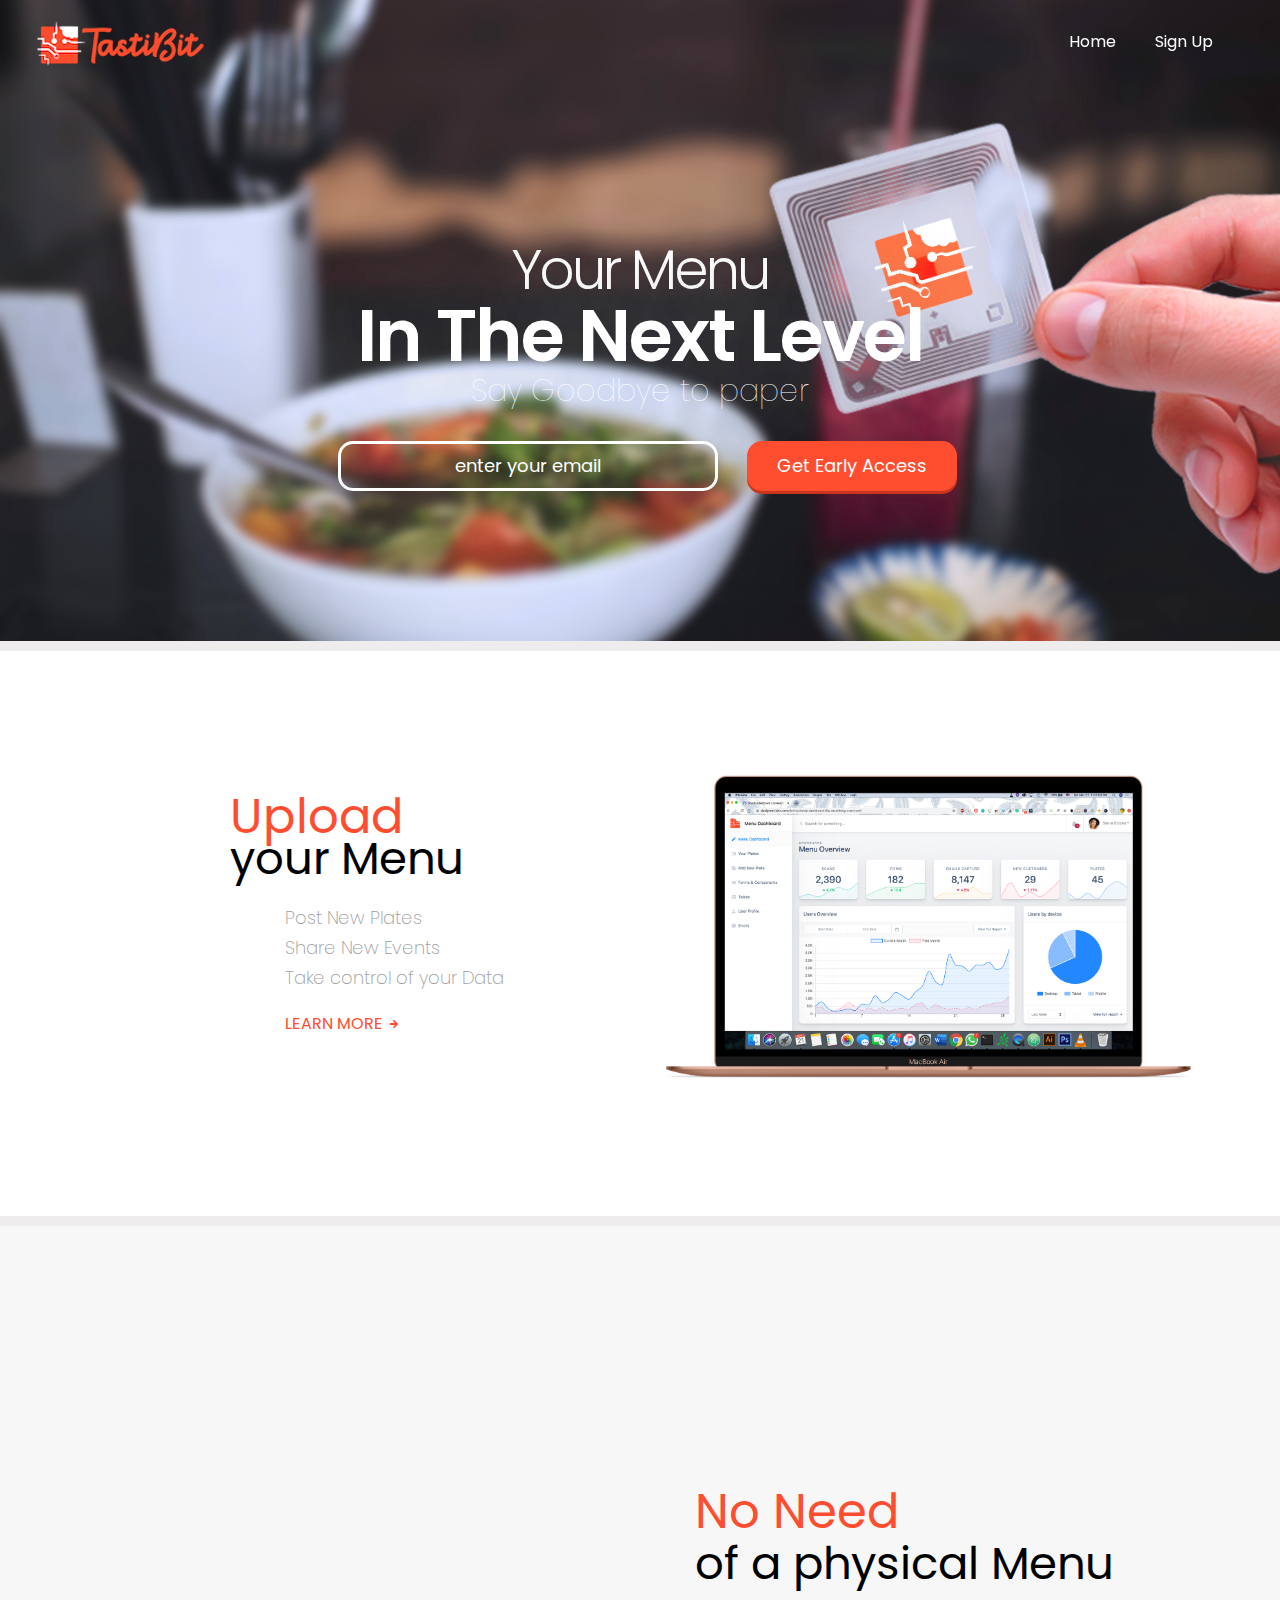
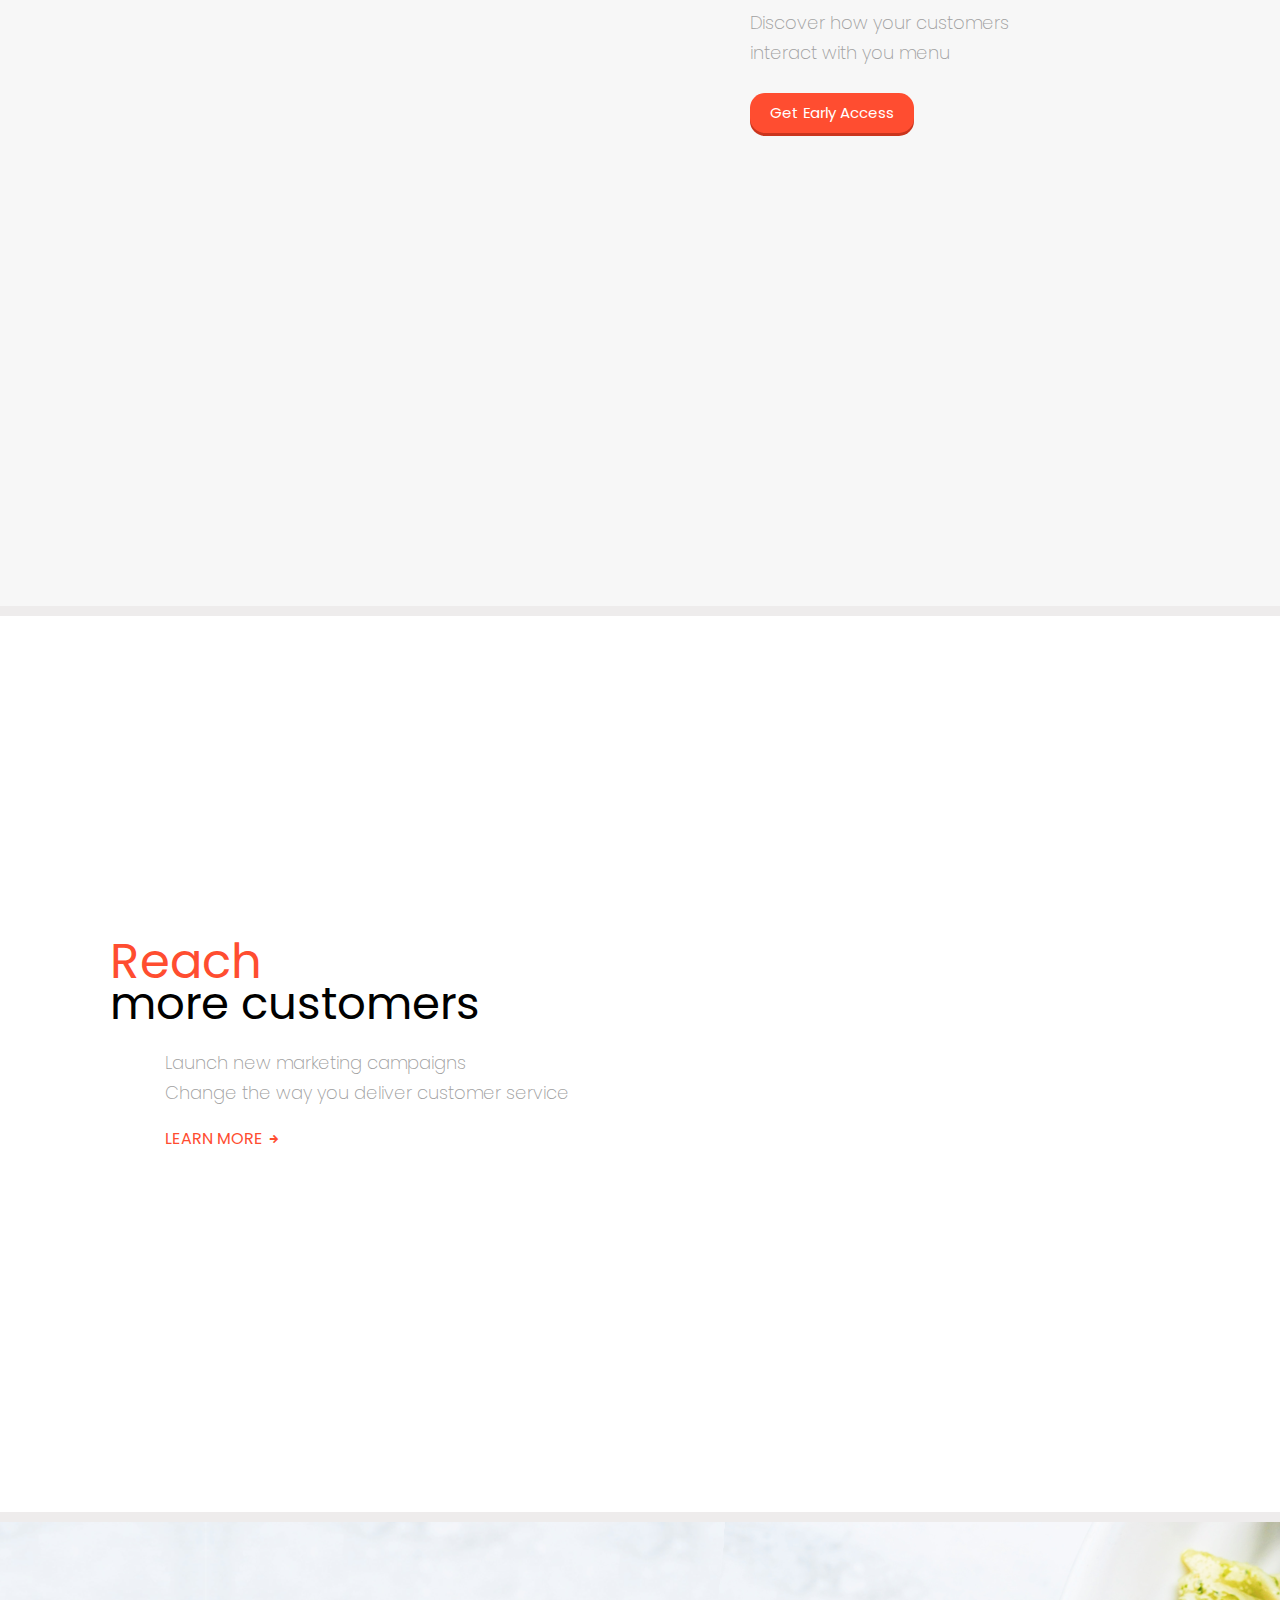
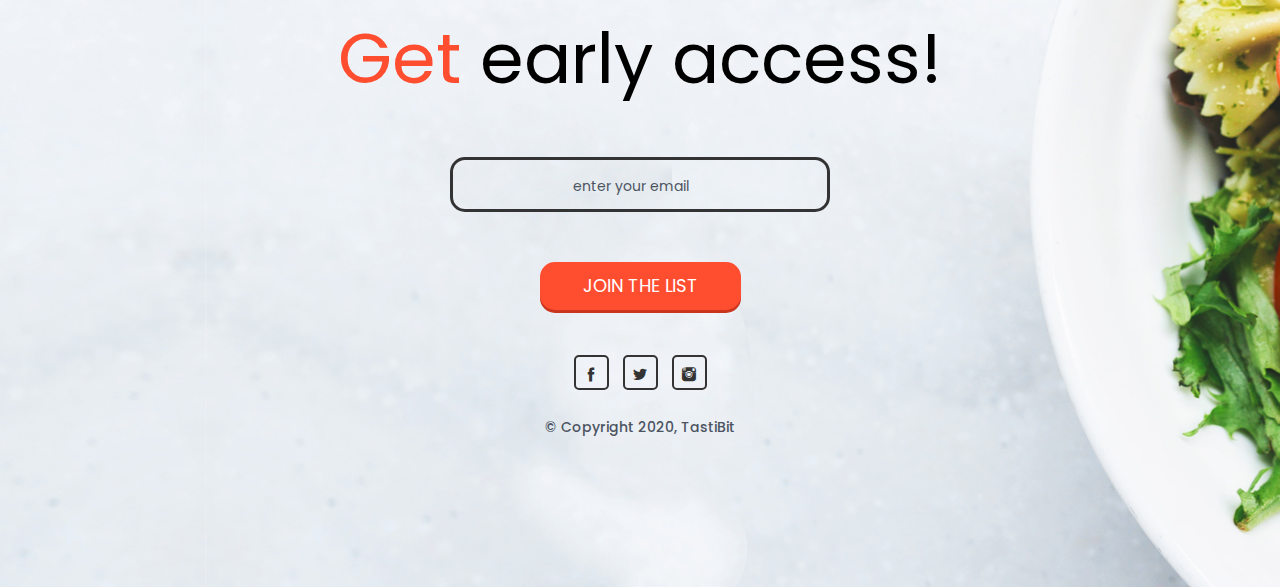
<file: index.html>
<!DOCTYPE html>
<html class="no-js" lang="zxx">

<head>
    <meta charset="utf-8">
    <meta http-equiv="x-ua-compatible" content="ie=edge">
    <title>TastiBit</title>
    <meta name="description" content="">
    <meta name="viewport" content="width=device-width, initial-scale=1">
    <!-- Place favicon.ico in the root directory -->
    <!-- <link rel="icon" href="favicon.png"> -->
    <!-- all additional css -->
    <link rel="stylesheet" href="css/bootstrap.min.css">
    <link rel="stylesheet" href="css/elements.css">
    <link rel="stylesheet" href="css/color-variation.css">
    <link rel="stylesheet" href="style.css">
    <link rel="stylesheet" href="css/responsive.css">
    <link href="https://fonts.googleapis.com/css?family=Poppins" rel="stylesheet">

    <!-- modernizr js -->
    <script src="js/vendor/modernizr-2.8.3.min.js"></script>
</head>

<body>
    <!--[if lt IE 8]>
        <p class="browserupgrade">You are using an <strong>outdated</strong> browser. Please <a href="http://browsehappy.com/">upgrade your browser</a> to improve your experience.</p>
    <![endif]-->
    <!-- prelaoder start -->
    <!-- <div id="preloader-wrapper">
        <div class="preloader-wave-effect"></div>
    </div> -->
    <!-- prelaoder end -->
    <!-- page wrapper start -->
    <div id="page-top" class="wrapper">
        <!-- header area start -->
        <header class="home-style-2">
            <nav class="navbar navbar-fixed-top" data-spy="affix" data-offset-top="1">
                <div class="container">
                    <div class="navbar-header">
                      <button type="button" class="navbar-toggle collapsed" data-toggle="collapse" data-target="#navigation" aria-expanded="false">
                          <span class="icon-bar"></span>
                          <span class="icon-bar"></span>
                          <span class="icon-bar"></span>
                      </button>
                        <a class="navbar-brand" href=""><img src="img/logo/tastibit2.png" alt="logo" class="img-responsive"></a>
                    </div>
                    <div class="collapse navbar-collapse" id="navigation">
                        <ul class="nav navbar-nav navbar-right">
                          <li><a href="index.html">Home</a></li>
                          <!-- <li><a href="about.html">About</a></li> -->
                          <li><a type="button" data-toggle="modal" data-target="#exampleModalCenter" class="btn-bordered-grad">Sign Up</a></li>
                        </ul>
                    </div>
                </div>
            </nav>
        </header>
        <!-- header area end -->
        <!-- Modal -->
            <div class="modal fade" id="exampleModalCenter" tabindex="-1" role="dialog" aria-labelledby="exampleModalCenterTitle" aria-hidden="true">
              <div class="modal-dialog modal-dialog-centered" role="document">
                <div class="modal-content">
                  <div class="modal-header">
                    <h5 class="modal-title" id="exampleModalLongTitle">Please enter your email</h5>
                  </div>
                  <div class="modal-body">
                    <form class="subscription-form" method="POST" action="php/subscribe.php">
                        <input type="email" class="form-control-modal" id="subscribe-input" name="subscribe-input" placeholder="email here..">
                        <button class="email-submit-btn" type="submit">Submit</button>
                    </form>
                  </div>
                </div>
              </div>
            </div>


        <!-- slider area start -->
        <section id="slider-area" class="home-style-2">
            <div class="container">
                <div class="row">
                    <div class="col-sm-12">
                        <div class="promo-header-area text-center">
                            <h2 class="animated fadeInDown wow" data-wow-delay="1s">Your Menu</h2>
                            <h1 class="animated fadeInDown wow" data-wow-delay="1.5s">In The Next Level</h1>
                            <p class="animated fadeInDown wow" data-wow-delay="2s">Say Goodbye to paper</p>
                            <!-- <a href="#" class="btn btn-style-2 animated fadeInDown wow" data-wow-delay="2.5s">Download</a> -->
                            <div class="subscribe-box animated fadeInDown wow" data-wow-delay="2.5s">
                                <form class="subscription-form" method="POST" action="php/subscribe.php">
                                    <input type="email" class="form-control" id="subscribe-input" name="subscribe-input" placeholder="enter your email">
                                    <button class="email-submit-btn" type="submit">Get Early Access</button>
                                </form>
                            </div>

                        </div>
                    </div>
                </div>
            </div>
        </section>
        <hr/>

        <!-- slider area end -->
        <!-- app features area start -->
        <section class="home-style-2 ptb-120">
          <div class="container">
            <!-- first section  -->
              <div class="row">
                  <div class="col-sm-6 col-xs-12">
                      <div class="about-app mt-100">
                          <h1><span id="green-text">Upload</span></h1>
                          <h1>your Menu</h1>
                          <ul>
                            <li>Post New Plates</li>
                            <li>Share New Events</li>
                            <li>Take control of your Data</li>
                          </ul>

                          <span type="button" data-toggle="modal" data-target="#exampleModalCenter" class="btn-bordered-grad">LEARN MORE</span>
                          <a type="button" data-toggle="modal" data-target="#exampleModalCenter" class="btn-bordered-grad"><i class="icofont icofont-arrow-right"></i></a>
                      </div>
                  </div>
                  <div class="col-sm-6 col-xs-12 wow fadeIn">
                    <div class="about-app-mockup">
                      <img src="img/image_b1.png" alt="" class="img-responsive">
                    </div>
                  </div>
              </div>
            </div>
          </section>
              <!-- second section  -->
              <hr/>

        <section class="home-style-2 ptb-120 grey">
          <div class="container">

              <div class="row">
                  <div class="col-sm-6 col-xs-12 wow fadeIn">
                    <div class="about-app-mockup">
                      <img src="img/tasti_ui1s.png" alt="" class="img-responsive">
                    </div>
                  </div>
                  <div class="col-sm-6 col-xs-12">
                      <div class="about-app mt-1001">
                          <h1><span id="green-text">No Need</span> </br>of a physical Menu</h1>
                          <ul>
                            <li>Discover how your customers</li>
                            <li>interact with you menu</li>
                          </ul>

                          <button type="button" data-toggle="modal" data-target="#exampleModalCenter" class="btn-bordered-grad">Get Early Access</button>
                      </div>
                  </div>
              </div>

            </div>
          </section>

              <!-- third section  -->
              <hr/>

          <section class="home-style-2 ptb-120">
            <div class="container">
              <div class="row">
                  <div class="col-sm-6 col-xs-12">
                      <div class="about-app mt-1002">
                          <h1><span id="green-text">Reach</span></h1>
                          <h1>more customers</h1>
                          <ul>
                            <li>Launch new marketing campaigns</li>
                            <li>Change the way you deliver customer service</li>
                          </ul>

                          <span type="button" data-toggle="modal" data-target="#exampleModalCenter" class="btn-bordered-grad">LEARN MORE</span>
                          <a type="button" data-toggle="modal" data-target="#exampleModalCenter" class="btn-bordered-grad"><i class="icofont icofont-arrow-right"></i></a>

                      </div>
                  </div>
                  <div class="col-sm-6 col-xs-12 wow fadeIn">
                    <div class="about-app-mockup">
                      <img src="img/tasti_ui002.png" alt="" class="img-responsive">
                    </div>
                  </div>
              </div>

            </div>
          </section>

          <hr/>

        <!-- app features area end -->

        <!-- footer area start -->
        <footer id="footer-area" class="home-style-2">
            <!-- <div class="container"> -->
                <div class="row">
                    <!-- <div class="col-sm-12"> -->
                        <div class="about-app-2 text-center">
                            <h1><i>Get</i> early access!</h1>
                            <div class="subscribe-box-2">
                                <form class="subscription-form" method="POST" action="php/subscribe.php">
                                    <input type="email" class="form-control-2" id="subscribe-input" name="subscribe-input" placeholder="enter your email">
                                    <button class="email-submit-btn" type="submit">JOIN THE LIST</button>
                                </form>
                            </div>

                        </div>
                    <!-- </div> -->
                </div>
                <ul class="social list-inline text-center home-style-2">
                    <li><a href="#"><i class="icofont icofont-social-facebook"></i></a></li>
                    <li><a href="#"><i class="icofont icofont-social-twitter"></i></a></li>
                    <li><a href="#"><i class="icofont icofont-social-instagram"></i></a></li>
                </ul>
                <div class="copyright text-center">
                    <p>© Copyright 2020, <a href="#" target="_blank">TastiBit</a></p>
                </div>
            <!-- </div> -->
        </footer>
        <!-- footer area end -->
    </div>
    <!-- page wrapper end -->
    <!-- All Js files-->
    <script src="js/vendor/jquery-1.12.4.min.js"></script>
    <script src="js/bootstrap.min.js"></script>
    <script src="js/slick.min.js"></script>
    <script src="js/swiper.min.js"></script>
    <script src="js/plugins.js"></script>
    <script src="js/ajax-mail.js"></script>
    <script src="js/ajax-subscribe.js"></script>
    <script src="js/main.js"></script>

    <script id="mcjs">!function(c,h,i,m,p){m=c.createElement(h),p=c.getElementsByTagName(h)[0],m.async=1,m.src=i,p.parentNode.insertBefore(m,p)}(document,"script","https://chimpstatic.com/mcjs-connected/js/users/0676f31ad07a8106ad3b94b55/ea64abd4de0c45de341da1d90.js");</script>

</body>

</html>
</file>
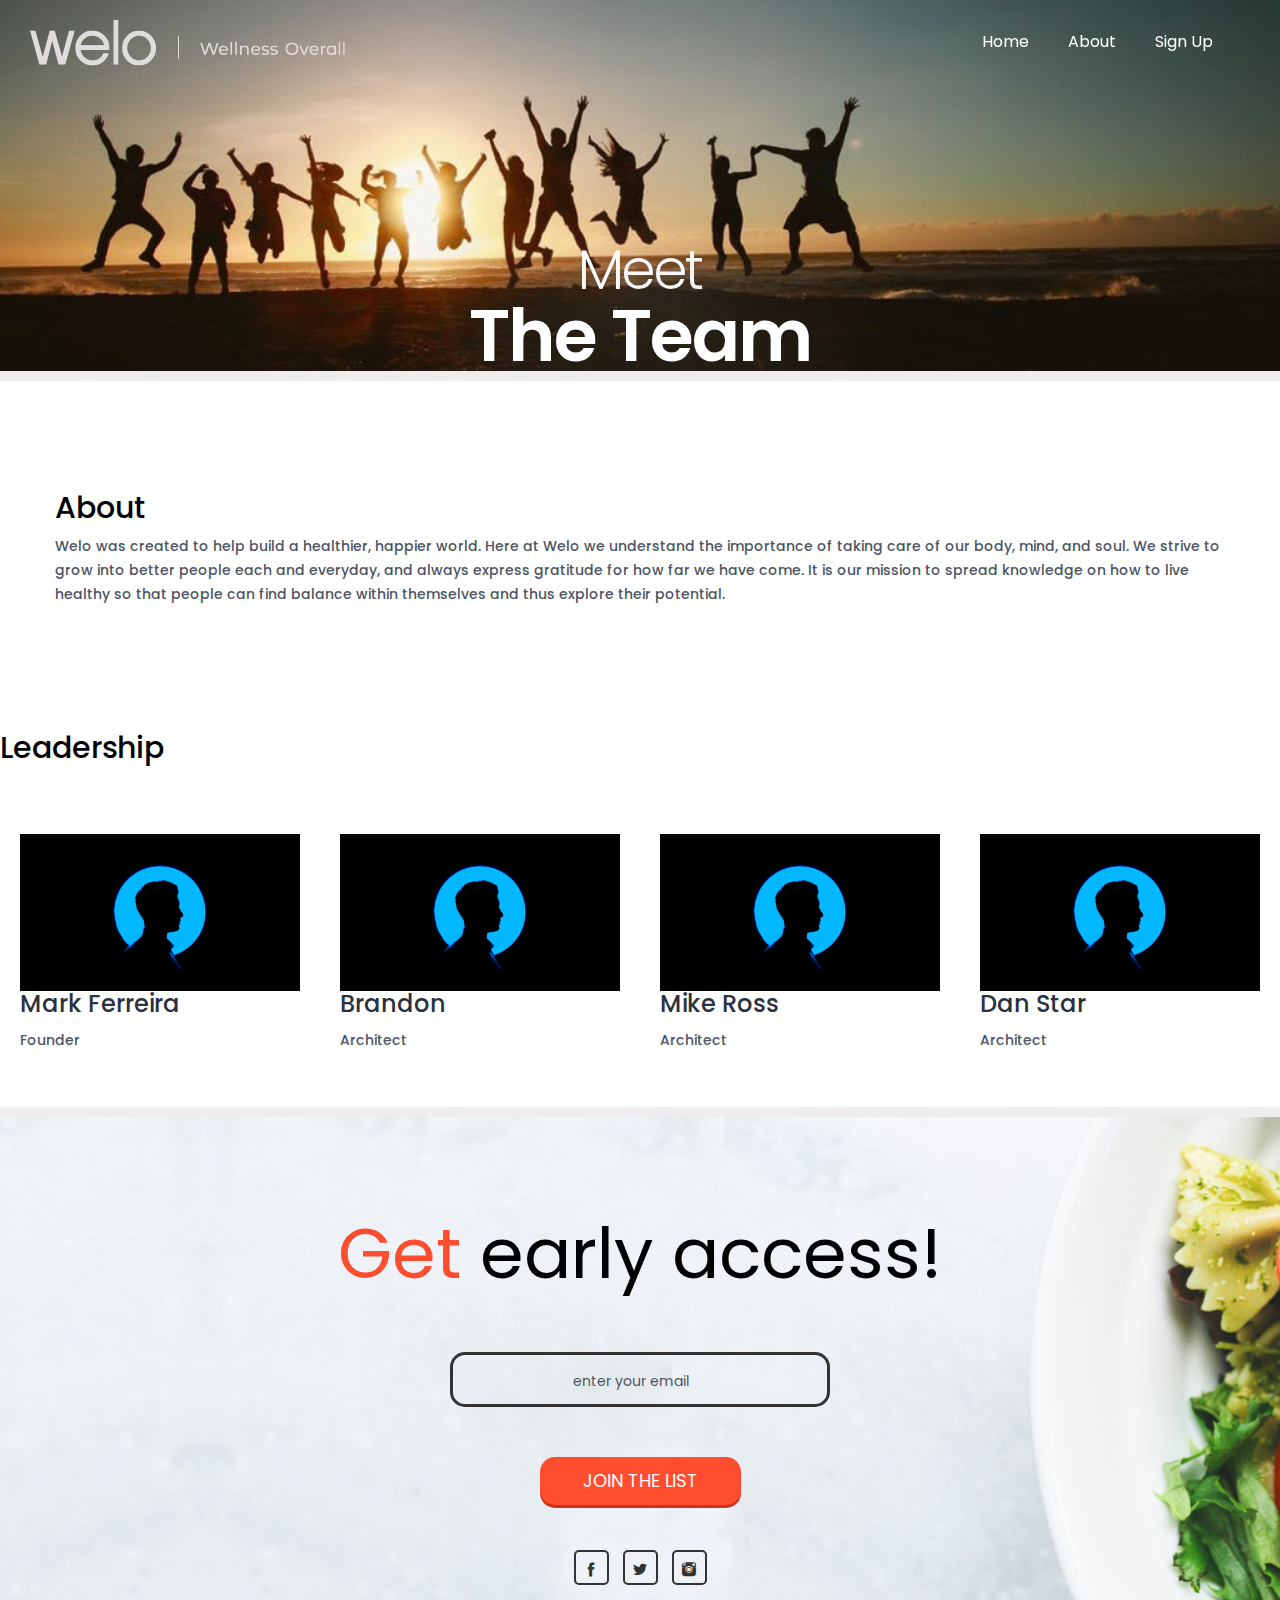
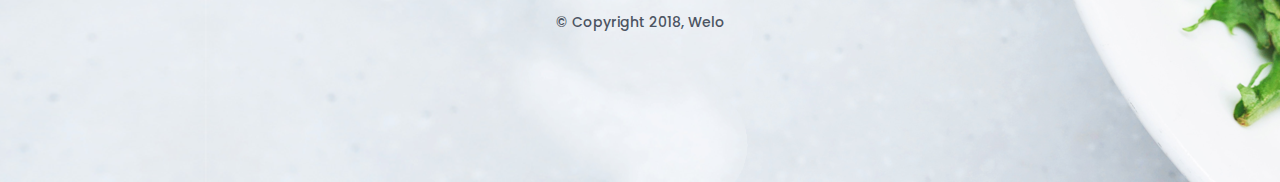
<file: about.html>
<!DOCTYPE html>
<html class="no-js" lang="zxx">

<head>
    <meta charset="utf-8">
    <meta http-equiv="x-ua-compatible" content="ie=edge">
    <title>welo</title>
    <meta name="description" content="">
    <meta name="viewport" content="width=device-width, initial-scale=1">
    <!-- Place favicon.ico in the root directory -->
    <!-- <link rel="icon" href="favicon.png"> -->
    <!-- all additional css -->
    <link rel="stylesheet" href="css/bootstrap.min.css">
    <link rel="stylesheet" href="css/elements.css">
    <link rel="stylesheet" href="css/color-variation.css">
    <link rel="stylesheet" href="style.css">
    <link rel="stylesheet" href="css/responsive.css">
    <link href="https://fonts.googleapis.com/css?family=Poppins" rel="stylesheet">

    <!-- modernizr js -->
    <script src="js/vendor/modernizr-2.8.3.min.js"></script>
</head>

<body>
    <!--[if lt IE 8]>
        <p class="browserupgrade">You are using an <strong>outdated</strong> browser. Please <a href="http://browsehappy.com/">upgrade your browser</a> to improve your experience.</p>
    <![endif]-->
    <!-- prelaoder start -->
    <!-- <div id="preloader-wrapper">
        <div class="preloader-wave-effect"></div>
    </div> -->
    <!-- prelaoder end -->
    <!-- page wrapper start -->
    <div id="page-top" class="wrapper">
        <!-- header area start -->
        <header class="home-style-2">
            <nav class="navbar navbar-fixed-top" data-spy="affix" data-offset-top="1">
                <div class="container">
                    <div class="navbar-header">
                      <button type="button" class="navbar-toggle collapsed" data-toggle="collapse" data-target="#navigation" aria-expanded="false">
                          <span class="icon-bar"></span>
                          <span class="icon-bar"></span>
                          <span class="icon-bar"></span>
                      </button>
                        <a class="navbar-brand" href=""><img src="img/logo/logo-welo-grey.png" alt="logo" class="img-responsive"></a>
                    </div>
                    <div class="collapse navbar-collapse" id="navigation">
                        <ul class="nav navbar-nav navbar-right">
                          <li><a href="index.html">Home</a></li>
                          <li><a href="about.html">About</a></li>
                          <li><a type="button" data-toggle="modal" data-target="#exampleModalCenter" class="btn-bordered-grad">Sign Up</a></li>
                        </ul>
                    </div>
                </div>
            </nav>
        </header>
        <!-- header area end -->
        <!-- Modal -->
            <div class="modal fade" id="exampleModalCenter" tabindex="-1" role="dialog" aria-labelledby="exampleModalCenterTitle" aria-hidden="true">
              <div class="modal-dialog modal-dialog-centered" role="document">
                <div class="modal-content">
                  <div class="modal-header">
                    <h5 class="modal-title" id="exampleModalLongTitle">Please enter your email</h5>
                  </div>
                  <div class="modal-body">
                    <form class="subscription-form" method="POST" action="php/subscribe.php">
                        <input type="email" class="form-control-modal" id="subscribe-input" name="subscribe-input" placeholder="email here..">
                        <button class="email-submit-btn" type="submit">Submit</button>
                    </form>
                  </div>
                </div>
              </div>
            </div>


        <!-- slider area start -->
        <section id="slider-area" class="home-style-2-1">
            <div class="container">
                <div class="row">
                    <div class="col-sm-12">
                        <div class="promo-header-area text-center">
                            <h2 class="animated fadeInDown wow" data-wow-delay="1s">Meet</h2>
                            <h1 class="animated fadeInDown wow" data-wow-delay="1.5s">The Team</h1>

                            <!-- <a href="#" class="btn btn-style-2 animated fadeInDown wow" data-wow-delay="2.5s">Download</a> -->
                            <!-- <div class="subscribe-box animated fadeInDown wow" data-wow-delay="2.5s">
                                <form class="subscription-form" method="POST" action="php/subscribe.php">
                                    <input type="email" class="form-control" id="subscribe-input" name="subscribe-input" placeholder="enter your email">
                                    <button class="email-submit-btn" type="submit">Get Early Access</button>
                                </form>
                            </div> -->

                        </div>
                    </div>
                </div>
            </div>
        </section>
        <hr/>

        <!-- slider area end -->
        <!-- app features area start -->
        <section class="home-style-2 ptb-120">
          <div class="container">
            <!-- first section  -->
              <div class="row">
                <div class="w3-container w3-padding-32" id="about">
                  <h2 class="about-section">About</h2>
                  <p>Welo was created to help build a healthier, happier world. Here at Welo we understand the importance of taking care of our body, mind, and soul. We strive to grow into better people each and everyday, and always express gratitude for how far we have come. It is our mission to spread knowledge on how to live healthy so that people can find balance within themselves and thus explore their potential.
                  </p>
                </div>
              </div>
            </div>
          </section>
              <!-- second section  -->
              <!-- About Section -->
              <div class="row">
              <h2>Leadership</h2>
              </div>
              <div class="team-container">
                <div class="images-team">

                  <img src="img/team-profile-pic.jpeg" alt="John" style="width:100%">
                  <h3>Mark Ferreira</h3>
                  <p class="w3-opacity">Founder</p>

                </div>

                <div class="images-team">

                  <img src="img/team-profile-pic.jpeg" alt="Jane" style="width:100%">
                  <h3>Brandon</h3>
                  <p class="w3-opacity">Architect</p>

                </div>
                <div class="images-team">

                  <img src="img/team-profile-pic.jpeg" alt="Mike" style="width:100%">
                  <h3>Mike Ross</h3>
                  <p class="w3-opacity">Architect</p>

                </div>

                <div class="images-team">
                  <img src="img/team-profile-pic.jpeg" alt="Dan" style="width:100%">
                  <h3>Dan Star</h3>
                  <p class="w3-opacity">Architect</p>

                </div>
              </div>

            <hr/>
        <!-- footer area start -->
        <footer id="footer-area" class="home-style-2">
            <!-- <div class="container"> -->
                <div class="row">
                    <!-- <div class="col-sm-12"> -->
                        <div class="about-app-2 text-center">
                            <h1><i>Get</i> early access!</h1>
                            <div class="subscribe-box-2">
                                <form class="subscription-form" method="POST" action="php/subscribe.php">
                                    <input type="email" class="form-control-2" id="subscribe-input" name="subscribe-input" placeholder="enter your email">
                                    <button class="email-submit-btn" type="submit">JOIN THE LIST</button>
                                </form>
                            </div>

                        </div>
                    <!-- </div> -->
                </div>
                <ul class="social list-inline text-center home-style-2">
                    <li><a href="#"><i class="icofont icofont-social-facebook"></i></a></li>
                    <li><a href="#"><i class="icofont icofont-social-twitter"></i></a></li>
                    <li><a href="#"><i class="icofont icofont-social-instagram"></i></a></li>
                </ul>
                <div class="copyright text-center">
                    <p>© Copyright 2018, <a href="#" target="_blank">Welo</a></p>
                </div>
            <!-- </div> -->
        </footer>
        <!-- footer area end -->
    </div>
    <!-- page wrapper end -->
    <!-- All Js files-->
    <script src="js/vendor/jquery-1.12.4.min.js"></script>
    <script src="js/bootstrap.min.js"></script>
    <script src="js/slick.min.js"></script>
    <script src="js/swiper.min.js"></script>
    <script src="js/plugins.js"></script>
    <script src="js/ajax-mail.js"></script>
    <script src="js/ajax-subscribe.js"></script>
    <script src="js/main.js"></script>

    <script id="mcjs">!function(c,h,i,m,p){m=c.createElement(h),p=c.getElementsByTagName(h)[0],m.async=1,m.src=i,p.parentNode.insertBefore(m,p)}(document,"script","https://chimpstatic.com/mcjs-connected/js/users/0676f31ad07a8106ad3b94b55/ea64abd4de0c45de341da1d90.js");</script>

</body>

</html>
</file>
<file: css/color-variation.css>
.btn.btn-style-2,
.btn.btn-style-2:active,
.btn.btn-style-2.btn-bordered-white::after,
.btn.btn-style-2.btn-bordered-grad::before,
.overlay-grad-two::after,
.single-feature.feature-style-2::after,
.awesome-feature.style-2 .awesome-feature-icon span::after,
.pricing-table-style-2 .pricing-footer::after,
.pricing-table-style-2 .pricing-footer::before,
.subscribe-wrapper.home-style-2 .subscribe-box button,
.contact-box.home-style-2 .form-grad-border,
.home-style-2 .slick-dots li.slick-active,
.social.home-style-2 a::after {
    /* background: rgba(0, 0, 0, 0) -webkit-linear-gradient(left, #ee0f6f 0%, #f89482 100%) repeat scroll 0 0;
    background: rgba(0, 0, 0, 0) linear-gradient(to right, #ee0f6f 0%, #f89482 100%) repeat scroll 0 0; */
}

.member-description.home-style-2 {
    background: rgba(0, 0, 0, 0) -webkit-linear-gradient(left, rgba(238, 15, 111, 0.95) 0%, rgba(248, 138, 130, 0.95) 100%) repeat scroll 0 0;
    background: rgba(0, 0, 0, 0) linear-gradient(to right, rgba(238, 15, 111, 0.95) 0%, rgba(248, 138, 130, 0.95) 100%) repeat scroll 0 0;
}

.faq-home-2 .panel::before {
    background: rgba(0, 0, 0, 0) -webkit-linear-gradient(top, #ee0f6f 0%, #f89482 100%) repeat scroll 0 0;
    background: rgba(0, 0, 0, 0) linear-gradient(to bottom, #ee0f6f 0%, #f89482 100%) repeat scroll 0 0;
}

.pricing-table-style-2 .single-price-table:hover .price-value {
    color: #f89482;
}

.awesome-feature.style-2:hover .awesome-feature-icon i {
    background: transparent none repeat scroll 0 0;
}

.faq-home-2 .panel-title a::after {
    border: 1px solid #f89482;
    color: #f89482;
}

.contact-box.home-style-2 .contact-box-inner,
.contact-box.home-style-2 .contact-box-inner .address-box {
    background-color: #4C5462;
}

.home-style-2 .slick-dots li {
    border: 1px solid #ee0f6f;
}
.btn:active {
    background: rgba(0, 0, 0, 0) linear-gradient(to right, #00c9fd 0%, #81ee8e 100%) repeat scroll 0 0;
    box-shadow: 0 10px 25px rgba(0, 0, 0, 0.1);
}
</file>
<file: style.css>
﻿/* ================================================
Template Name: APPAI
Description: Creative App Landing HTML5 Template
Template URI: https://themeforest.net/item/appai-creative-app-landing-html5-template/19533013
Author: Marvel_Theme
Author URI: https://themeforest.net/user/marvel_theme
Version: 1.3 (18 March 2018)

=== CSS INDEX ===
1. THEME DEFAULT CSS
    1.1. TRANSITION
    1.2. BASIC MARGIN PADDING
    1.3. PAGE SECTION PADDING
    1.4. PAGE SECTION MARGIN
    1.5. BACKGROUND
    1.6. OVERLAY
    1.7. SECTION HEADDING STYLE
    1.8. SECTION HEADDING STYLE 2
2. HEADER AREA
    2.1. HEADER HOME STYLE 2
    2.2. BLOG PAGE HEADER STYLE
3. SLIDER AREA
    3.1. SLIDER HOME STYLE 2
    3.2. SLIDER HOME STYLE 3
4. APP FEATURES AREA
    4.1. APP FEATURES AREA HOME STYLE 2
5. APP ABOUT AREA
6. HOW IT WORKS AREA
    6.1. HOW IT WORKS AREA HOME STYLE 2
7. AWESOME FEATURES AREA
8. PROMO VIDEO AREA
9. FUN FACT AREA
10. APP SCREENSHOTS AREA
11. TEAM AREA
12. TESTIMONIAL AREA
    12.1. TESTIMONIAL AREA HOME STYLE 2
13. PRICING TABLE AREA
14. FAQ AREA
    14.1. FAQ AREA HOME STYLE 2
15. APP DOWNLOAD AREA
    15.1. APP DOWNLOAD AREA HOME STYLE 2
16. BLOG AREA
17. SUBSCRIBE AREA
18. CONTACT AREA
19. FOOTER AREA
    19.1. FOOTER AREA HOME STYLE 2
20. BLOG TWO COLUMNS
    20.1. BREADCRUMB
    20.2. BLOG
    20.3. PAGINATION
21. BLOG LEFT SIDEBAR
22. BLOG DETAILS
    22.1. SOCIAL SHARE AND TAGS
    22.2. POST COMMENTS AREA
    22.3. POST NEW COMMENT
    22.4. RELATED POST AREA
23. COMMING SOON PAGE
    23.1. COMMING SOON SUBSCRIBE AREA
24. HOME PAGE 3 STYLE
25. HOME PAGE 4 STYLE
26. HOME PAGE 5 STYLE
27. HOME PAGE 6 STYLE
28. HOME PAGE 7 STYLE
29. HOME PAGE 8 STYLE
30. HOME PAGE 9 STYLE
31. HOME PAGE 10 STYLE
32. HOME PAGE 11 STYLE
33. PARTICLE BG
34. ANGLE BG
35. PRELOADER
================================================ */


/* =====================================
1. THEME DEFAULT CSS
======================================== */

/* html ,body { */
    /* width: 100%;
    height: 100%;
    margin: 0px;
    padding: 0px;
    overflow-x: hidden;
} */

@import "https://fonts.googleapis.com/css?family=Poppins:100,200,300,400,500,600,700";
body {
    color: #4c5462;
    font-family: "Poppins", sans-serif;
    font-weight: normal;
    font-style: normal;
    font-size: 14px;
}

@media (min-width:1200px) {
    .container {
        width: 1200px
    }
}

.img {
    max-width: 100%;
}

.row-grey {
  background-color: black;
}

a:focus,
.btn:focus {
    text-decoration: none;
    outline: none;
    box-shadow: none;
}

a:focus,
a:hover,
a:active {
    color: #4c5462;
    text-decoration: none;
}

a,
button {
    outline: medium none;
    color: #4c5462;
    text-decoration: none;
    display: inline-block;
}

h1,
h2,
h3,
h4,
h5,
h6 {
    font-family: "Poppins", sans-serif;
    color: #000000;
    margin-top: 0px;
    font-style: normal;
    font-weight: 500;
}

h1 a,
h2 a,
h3 a,
h4 a,
h5 a,
h6 a {
    color: inherit;
}

h1 {
    font-size: 48px;
}

h2 {
    font-size: 30px;
}

h3 {
    font-size: 24px;
    color: #2b323f;
}

h4 {
    font-size: 20px;
    color: #2b323f;
    font-weight: 600;
}

h5 {
    font-size: 18px;
    color: #2b323f;
    font-weight: 600;
}

h6 {
    font-size: 16px;
}

ul {
    margin: 20px;
    padding: 0px;
}

li {
    list-style: none
}

p {
    font-size: 14px;
    font-weight: 500;
    line-height: 24px;
    color: #4c5462;
    margin-bottom: 15px;
}

hr {
    margin: 0px 0;
    padding: 0px;
    border-bottom: 10px solid #eeecec;
    border-top: 0px;
}

label {
    color: #626262;
    cursor: pointer;
    font-size: 14px;
    font-weight: 400;
}

blockquote {
    background-color: #f6f6f6;
    border: 0 none;
    font-size: 14px;
    font-weight: 500;
    line-height: 24px;
    margin: 60px 0 30px 30px;
    padding: 30px;
}

*::-moz-selection {
    background: #4fc1f0;
    color: #fff;
    text-shadow: none;
}

::-moz-selection {
    background: #4fc1f0;
    color: #fff;
    text-shadow: none;
}

*::-moz-placeholder {
    color: #4c5462;
    font-size: 14px;
}

*::-webkit-input-placeholder {
    color: #4c5462;
    font-size: 14px;
}

*:-ms-input-placeholder {
    color: #4c5462;
    font-size: 14px;
}

.fix {
    overflow: hidden;
}

.media-left {
    padding-right: 30px;
}

.dsp-tc {
    display: table-cell;
    vertical-align: top;
}

.btn {
    background: rgba(0, 0, 0, 0) -webkit-linear-gradient(left, #00c9fd 0%, #81ee8e 100%) repeat scroll 0 0;
    background: rgba(0, 0, 0, 0) linear-gradient(to right, #00c9fd 0%, #81ee8e 100%) repeat scroll 0 0;
    border: 0 none;
    border-radius: 100px;
    color: #fff;
    font-size: 16px;
    font-weight: 600;
    line-height: 1;
    outline: 0 none;
    padding: 13px 30px;
    position: relative;
    text-align: center;
    text-decoration: none;
    z-index: 1;
}

.btn:hover,
.btn:focus,
.btn:active {
    box-shadow: 0 10px 25px rgba(0, 0, 0, 0.1);
    color: #fff;
    outline: 0 none;
    border: 0 none;
    text-decoration: none;
}

.btn:active {
    background: rgba(0, 0, 0, 0) -webkit-linear-gradient(left, #00c9fd 0%, #81ee8e 100%) repeat scroll 0 0;
    background: rgba(0, 0, 0, 0) linear-gradient(to right, #00c9fd 0%, #81ee8e 100%) repeat scroll 0 0;
}

.btn.btn-bordered-white {
    background: transparent none repeat scroll 0 0;
    border: 2px solid #fff;
    padding: 11px 30px;
}

.btn.btn-bordered-white:hover,
.btn.btn-bordered-white:focus {
    border-color: transparent;
    outline: 0 none;
}

.btn.btn-bordered-white:after {
    background: rgba(0, 0, 0, 0) -webkit-linear-gradient(left, #00c9fd 0%, #81ee8e 100%) repeat scroll 0 0;
    background: rgba(0, 0, 0, 0) linear-gradient(to right, #00c9fd 0%, #81ee8e 100%) repeat scroll 0 0;
    border-radius: 100px;
    content: "";
    height: calc(100% + 4px);
    left: -2px;
    opacity: 0;
    -ms-filter: "progid:DXImageTransform.Microsoft.Alpha(Opacity=0)";
    position: absolute;
    top: -2px;
    -webkit-transition: all 0.3s ease 0s;
    transition: all 0.3s ease 0s;
    width: calc(100% + 4px);
    z-index: -1;
}

.btn.btn-bordered-white:hover:after,
.btn.btn-bordered-white:focus:after {
    opacity: 1;
    -ms-filter: "progid:DXImageTransform.Microsoft.Alpha(Opacity=100)";
}

.btn.btn-bordered-grad {
    background: transparent none repeat scroll 0 0;
    color: #2b323f;
}

.btn.btn-bordered-grad:hover,
.btn.btn-bordered-grad:focus {
    color: #fff;
}

.btn.btn-bordered-grad:before {
    background: rgba(0, 0, 0, 0) -webkit-linear-gradient(left, #00c9fd 0%, #81ee8e 100%) repeat scroll 0 0;
    background: rgba(0, 0, 0, 0) linear-gradient(to right, #00c9fd 0%, #81ee8e 100%) repeat scroll 0 0;
    border-radius: 100px;
    content: "";
    height: calc(100% + 4px);
    left: -2px;
    position: absolute;
    top: -2px;
    -webkit-transition: all 0.3s ease 0s;
    transition: all 0.3s ease 0s;
    width: calc(100% + 4px);
    z-index: -2;
}

.btn.btn-bordered-grad:after {
    background: #fff none repeat scroll 0 0;
    border-radius: 100px;
    content: "";
    height: 100%;
    left: 0;
    position: absolute;
    top: 0;
    -webkit-transition: all 0.3s ease 0s;
    transition: all 0.3s ease 0s;
    width: 100%;
    z-index: -1;
}

.btn.btn-bordered-grad:hover:after,
.btn.btn-bordered-grad:focus:after {
    opacity: 0;
    -ms-filter: "progid:DXImageTransform.Microsoft.Alpha(Opacity=0)";
}

.button-group a {
    margin-right: 30px;
}

.button-group a:last-child {
    margin-right: 0;
}

.header-space {
    margin-top: 120px;
}


/* =====================================
1.1. TRANSITION
===================================== */

.transition-3s {
    -webkit-transition: all 0.3s ease 0s;
    transition: all 0.3s ease 0s;
}

a,
.btn,
img {
    -webkit-transition: all 0.3s ease 0s;
    transition: all 0.3s ease 0s;
}


/* =====================================
1.2. BASIC MARGIN PADDING
===================================== */

.m-0 {
    margin-top: 0;
    margin-right: 0;
    margin-bottom: 0;
    margin-left: 0;
}

.p-0 {
    padding-top: 0;
    padding-right: 0;
    padding-bottom: 0;
    padding-left: 0;
}


/* =====================================
MARGIN TOP
===================================== */

.mt-0 {
    margin-top: 0;
}

.mt-10 {
    margin-top: 10px;
}

.mt-15 {
    margin-top: 15px;
}

.mt-20 {
    margin-top: 20px;
}

.mt-30 {
    margin-top: 30px;
}

.mt-40 {
    margin-top: 40px;
}

.mt-50 {
    margin-top: 50px;
}

.mt-60 {
    margin-top: 60px;
}

.mt-70 {
    margin-top: 70px;
}

.mt-80 {
    margin-top: 80px;
}

.mt-90 {
    margin-top: 90px;
}

.mt-100 {
    margin-top: 50px;
    margin-left: 160px;
}

.mt-1001 {
    margin-top: 170px;
    margin-left: 40px;
}

.mt-1002 {
    margin-top: 230px;
    margin-left: 40px;
}

.mt-110 {
    margin-top: 110px;
}

.mt-120 {
    margin-top: 120px;
}

.mt-130 {
    margin-top: 130px;
}

.mt-140 {
    margin-top: 140px;
}

.mt-150 {
    margin-top: 150px;
}


/* =====================================
MARGIN BOTTOM
===================================== */

.mb-0 {
    margin-bottom: 0;
}

.mb-10 {
    margin-bottom: 10px;
}

.mb-15 {
    margin-bottom: 15px;
}

.mb-20 {
    margin-bottom: 20px;
}

.mb-30 {
    margin-bottom: 30px;
}

.mb-40 {
    margin-bottom: 40px;
}

.mb-50 {
    margin-bottom: 50px;
}

.mb-60 {
    margin-bottom: 60px;
}

.mb-70 {
    margin-bottom: 70px;
}

.mb-80 {
    margin-bottom: 80px;
}

.mb-90 {
    margin-bottom: 90px;
}

.mb-100 {
    margin-bottom: 100px;
}

.mb-110 {
    margin-bottom: 110px;
}

.mb-120 {
    margin-bottom: 120px;
}

.mb-130 {
    margin-bottom: 130px;
}

.mb-140 {
    margin-bottom: 140px;
}

.mb-150 {
    margin-bottom: 150px;
}


/*=====================================
PADDING TOP
===================================== */

.pt-0 {
    padding-top: 0;
}

.pt-10 {
    padding-top: 10px;
}

.pt-15 {
    padding-top: 15px;
}

.pt-20 {
    padding-top: 20px;
}

.pt-30 {
    padding-top: 30px;
}

.pt-40 {
    padding-top: 40px;
}

.pt-50 {
    padding-top: 50px;
}

.pt-60 {
    padding-top: 60px;
}

.pt-70 {
    padding-top: 70px;
}

.pt-80 {
    padding-top: 80px;
}

.pt-90 {
    padding-top: 90px;
}

.pt-100 {
    padding-top: 100px;
}

.pt-110 {
    padding-top: 110px;
}

.pt-120 {
    padding-top: 120px;
}

.pt-130 {
    padding-top: 130px;
}

.pt-140 {
    padding-top: 140px;
}

.pt-150 {
    padding-top: 150px;
}


/* =====================================
PADDING RIGHT
===================================== */

.pr-0 {
    padding-right: 0;
}

.pr-10 {
    padding-right: 10px;
}

.pr-15 {
    padding-right: 15px;
}

.pr-20 {
    padding-right: 20px;
}

.pr-30 {
    padding-right: 30px;
}

.pr-40 {
    padding-right: 40px;
}

.pr-50 {
    padding-right: 50px;
}

.pr-60 {
    padding-right: 60px;
}

.pr-70 {
    padding-right: 70px;
}

.pr-80 {
    padding-right: 80px;
}

.pr-90 {
    padding-right: 90px;
}

.pr-100 {
    padding-right: 100px;
}

.pr-110 {
    padding-right: 110px;
}

.pr-120 {
    padding-right: 120px;
}

.pr-130 {
    padding-right: 130px;
}

.pr-140 {
    padding-right: 140px;
}


/* =====================================
PADDING BOTTOM
===================================== */

.pb-0 {
    padding-bottom: 0;
}

.pb-10 {
    padding-bottom: 10px;
}

.pb-15 {
    padding-bottom: 15px;
}

.pb-20 {
    padding-bottom: 20px;
}

.pb-30 {
    padding-bottom: 30px;
}

.pb-40 {
    padding-bottom: 40px;
}

.pb-50 {
    padding-bottom: 50px;
}

.pb-60 {
    padding-bottom: 60px;
}

.pb-70 {
    padding-bottom: 70px;
}

.pb-80 {
    padding-bottom: 80px;
}

.pb-90 {
    padding-bottom: 90px;
}

.pb-100 {
    padding-bottom: 100px;
}

.pb-110 {
    padding-bottom: 110px;
}

.pb-120 {
    padding-bottom: 120px;
}

.pb-130 {
    padding-bottom: 130px;
}

.pb-140 {
    padding-bottom: 140px;
}

.pb-150 {
    padding-bottom: 150px;
}


/* =====================================
PADDING LEFT
===================================== */

.pl-0 {
    padding-left: 0;
}

.pl-10 {
    padding-left: 10px;
}

.pl-15 {
    padding-left: 15px;
}

.pl-20 {
    padding-left: 20px;
}

.pl-30 {
    padding-left: 30px;
}

.pl-40 {
    padding-left: 40px;
}

.pl-50 {
    padding-left: 50px;
}

.pl-60 {
    padding-left: 60px;
}

.pl-70 {
    padding-left: 70px;
}

.pl-80 {
    padding-left: 80px;
}

.pl-90 {
    padding-left: 90px;
}

.pl-100 {
    padding-left: 100px;
}

.pl-110 {
    padding-left: 110px;
}

.pl-120 {
    padding-left: 120px;
}

.pl-130 {
    padding-left: 130px;
}

.pl-140 {
    padding-left: 140px;
}

.pl-150 {
    padding-left: 150px;
}


/* =====================================
1.3. PAGE SECTION PADDING
===================================== */

.ptb-0 {
    padding: 0;
}

.ptb-10 {
    padding: 10px 0;
}

.ptb-20 {
    padding: 20px 0;
}

.ptb-30 {
    padding: 30px 0;
}

.ptb-40 {
    padding: 40px 0;
}

.ptb-50 {
    padding: 50px 0;
}

.ptb-60 {
    padding: 60px 0;
}

.ptb-70 {
    padding: 70px 0;
}

.ptb-80 {
    padding: 80px 0;
}

.ptb-90 {
    padding: 90px 0;
}

.ptb-100 {
    padding: 100px 0;
}

.ptb-110 {
    padding: 110px 0;
}

.ptb-120 {
    padding: 110px 0;
}

.grey {
  background-color: #f7f7f7;
}

.ptb-130 {
    padding: 130px 0;
}

.ptb-140 {
    padding: 140px 0;
}

.ptb-150 {
    padding: 150px 0;
}

.p-100 {
    padding: 100px;
}


/* =====================================
1.4. PAGE SECTION MARGIN
===================================== */

.mtb-0 {
    margin: 0;
}

.mtb-10 {
    margin: 10px 0;
}

.mtb-15 {
    margin: 15px 0;
}

.mtb-20 {
    margin: 20px 0;
}

.mtb-30 {
    margin: 30px 0;
}

.mtb-40 {
    margin: 40px 0;
}

.mtb-50 {
    margin: 50px 0;
}

.mtb-60 {
    margin: 60px 0;
}

.mtb-70 {
    margin: 70px 0;
}

.mtb-80 {
    margin: 80px 0;
}

.mtb-90 {
    margin: 90px 0;
}

.mtb-100 {
    margin: 100px 0;
}

.mtb-110 {
    margin: 110px 0;
}

.mtb-120 {
    margin: 120px 0;
}

.mtb-130 {
    margin: 130px 0;
}

.mtb-140 {
    margin: 140px 0;
}

.mtb-150 {
    margin: 150px 0;
}


/* =====================================
1.5. BACKGROUND
===================================== */

.gray-bg {
    background-color: #f5f7fb;
}

.blue-grad-bg {
    background: rgba(0, 0, 0, 0) -webkit-linear-gradient(left, #00c9fd 0%, #81ee8e 100%) repeat scroll 0 0;
    background: rgba(0, 0, 0, 0) linear-gradient(to right, #00c9fd 0%, #81ee8e 100%) repeat scroll 0 0;
}

.blue-grad-bg-2 {
    background: rgba(0, 0, 0, 0) -webkit-linear-gradient(left, #ee0f6f 0%, #f89482 100%) repeat scroll 0 0;
    background: rgba(0, 0, 0, 0) linear-gradient(to right, #ee0f6f 0%, #f89482 100%) repeat scroll 0 0;
}


/* =====================================
1.6. OVERLAY
===================================== */

.overlay-white,
.overlay-dark,
.overlay-grad-one,
.overlay-grad-two {
    position: relative;
    z-index: 0;
}

.overlay-white:after {
    background-color: rgba(245, 247, 251, 1);
    content: "";
    height: 100%;
    left: 0;
    opacity: 0.9;
    -ms-filter: "progid:DXImageTransform.Microsoft.Alpha(Opacity=90)";
    position: absolute;
    right: 0;
    top: 0;
    width: 100%;
    z-index: -1;
}

.overlay-dark:after {
    background-color: rgba(39, 45, 58, 1);
    content: "";
    height: 100%;
    left: 0;
    opacity: 0.85;
    -ms-filter: "progid:DXImageTransform.Microsoft.Alpha(Opacity=85)";
    position: absolute;
    right: 0;
    top: 0;
    width: 100%;
    z-index: -1;
}

.overlay-grad-one:after,
.overlay-grad-two:after {
    content: "";
    height: 100%;
    left: 0;
    opacity: 0.9;
    -ms-filter: "progid:DXImageTransform.Microsoft.Alpha(Opacity=90)";
    position: absolute;
    right: 0;
    top: 0;
    width: 100%;
    z-index: -1;
}

.overlay-grad-one:after {
    background: rgba(0, 0, 0, 0) -webkit-linear-gradient(left, #00c9fd 0%, #81ee8e 100%) repeat scroll 0 0;
    background: rgba(0, 0, 0, 0) linear-gradient(to right, #00c9fd 0%, #81ee8e 100%) repeat scroll 0 0;
}

.overlay-grad-three {
    background: rgba(0, 0, 0, 0) -webkit-linear-gradient(left, #00c9fd 0%, #81ee8e 100%) repeat scroll 0 0;
    background: rgba(0, 0, 0, 0) linear-gradient(to right, #00c9fd 0%, #81ee8e 100%) repeat scroll 0 0;
    content: "";
    height: 100%;
    left: 0;
    opacity: 0.85;
    -ms-filter: "progid:DXImageTransform.Microsoft.Alpha(Opacity=85)";
    position: absolute;
    right: 0;
    top: 0;
    width: 100%;
    z-index: 0;
}


/* =====================================
1.7. SECTION HEADDING STYLE
===================================== */

.section-heading {
    margin: 0 auto 80px;
    width: 60%;
}

.section-heading h2 {
    margin-bottom: 25px;
    padding-bottom: 25px;
    position: relative;
    text-transform: uppercase;
}

.section-heading h2:after {
    background: rgba(0, 0, 0, 0) url("img/others/line-shape.png") no-repeat scroll 0 0;
    content: "";
    height: 11px;
    left: 0;
    margin: 0 auto;
    position: absolute;
    right: 0;
    bottom: 0;
    width: 73px;
}

.section-heading.white-shape h2:after {
    background: rgba(0, 0, 0, 0) url("img/others/line-shape-white.png") no-repeat scroll 0 0;
}

.section-heading p {
    margin-bottom: 10px;
}


/* =====================================
1.8. SECTION HEADDING STYLE 2
===================================== */

.section-heading.shape-2 h2:after {
    background: rgba(0, 0, 0, 0) url("img/others/line-shape-2.png") no-repeat scroll 0 0;
}

.browserupgrade {
    margin: 0.2em 0;
    background: #ccc;
    color: #000;
    padding: 0.2em 0;
}


/* =====================================
2. HEADER AREA
===================================== */

header {
    left: 0;
    position: absolute;
    right: 0;
    top: 0;
    z-index: 3;
}

#navigation {
    padding: 0 15px;
    /* background: #54d99a; */
}

.navbar {
    border-radius: 0;
    margin: 0;
    padding: 0;
    -webkit-transition: all 0.7s ease 0s;
    transition: all 0.7s ease 0s;
}

.navbar.affix-top {
    padding: 15px 0;
}

.navbar.affix {
    background: rgba(0, 0, 0, 0) -webkit-linear-gradient(left, #00c9fd 0%, #81ee8e 100%) repeat scroll 0 0;
    background: rgba(0, 0, 0, 0) linear-gradient(to right, #00c9fd 0%, #81ee8e 100%) repeat scroll 0 0;
    box-shadow: 0 0 20px -10px rgba(0, 0, 0, 0.8);
}

.navbar-brand>img {
    -webkit-transition: all 0.3s ease 0s;
    transition: all 0.3s ease 0s;
    width: 100%;
}

.navbar.affix .navbar-brand>img {
    width: 85%;
}

.navbar-nav li a {
    color: #fff;
    font-size: 16px;
    font-weight: 400;
    padding: 12px;
    border: 0 solid transparent;
    border-radius: 16px;
    margin-right: 15px;
    margin-top: 5px;
  }

.nav>li>a:focus,
.nav>li>a:hover,
.nav>.active>a {
    background: rgba(0, 0, 0, 0) none repeat scroll 0 0;
    color: #2b323f;
}


/* =====================================
2.1. HEADER HOME STYLE 2
===================================== */

#slider-area.home-style-2 {
    background: rgba(0, 0, 0, 0) url("img/hero_tasti.png") no-repeat scroll center center / cover;
    padding-top: 90px;
    padding-bottom: 150px;
}

@media (min-width: 350px) and (max-width: 550px){
  #slider-area.home-style-2 {
    height: 56em;
    background: rgba(0, 0, 0, 0) url("img/hero_tasti.png") no-repeat scroll center right / cover;
  }
  .form-control {
    /* display: none !important; */
  }

  .promo-header-area p {
    font-size: 18px !important;
    margin-bottom: 0px !important;
  }


}
/* about index  */
.home-style-2-1 {
  background: rgba(0, 0, 0, 0) url("img/about.jpg") no-repeat scroll center center / cover;
  padding-top: 90px;
}
.home-style-2 .navbar.affix {
    background: #ffffff none repeat scroll 0 0;
    height: 55px;
}

.home-style-2 .navbar.affix li a {
  color: #ccc;
}

.home-style-2 .nav>li>a:focus,
.home-style-2 .nav>li>a:hover,
.home-style-2 .nav>.active>a {
    background: rgba(0, 0, 0, 0) none repeat scroll 0 0;
    /* color: #ee0f6f; */
}


/* =====================================
2.2. BLOG PAGE HEADER STYLE
===================================== */

.navbar.navbar-white,
.navbar-white.navbar-fixed-top {
  background: #fff none repeat scroll 0 0;
}

.navbar-white .navbar-nav li a {
    color: #2b323f;
}

.navbar-white .nav>li>a:focus,
.navbar-white .nav>li>a:hover,
.navbar-white .nav>.active>a {
    color: #00c9fd
}

.navbar-white .navbar-toggle .icon-bar {
    background-color: #00c9fd;
}

/* =====================================
Modal
===================================== */

.modal-title {
  text-align: center;
}

.modal-body .subscription-form input {
  margin-bottom: 60px;
  padding-left: 50px;
  margin: auto;
  display: block;
}

.modal-body .subscription-form button {
  background: #FF4D30;
  border: medium none;
  border-radius: 15px;
  box-shadow: 0px 3px 0px 0px #ca351d;
  color: #fff;
  font-size: 18px;
  height: 50px;
  padding: 0 30px;
  display: block;
  width: 50%;
  margin-left: auto;
  margin-right: auto;
  /* right: 250px; */
  /* top: 60px; */

}

/* =====================================
3. SLIDER AREA
===================================== */

#slider-area,
.slider-wrapper {
    position: relative;
    z-index: 1;
    overflow: hidden;
}

#slider-area.home-style-1 {
    background: rgba(0, 0, 0, 0) -webkit-linear-gradient(left, #00c9fd 0%, #81ee8e 100%) repeat scroll 0 0;
    background: rgba(0, 0, 0, 0) linear-gradient(to right, #00c9fd 0%, #81ee8e 100%) repeat scroll 0 0;
    padding-top: 90px;
    position: relative;
}

#slider-area.home-style-1:after {
    border-left: 50vw solid #fff;
    border-top: 160px solid transparent;
    bottom: 0;
    content: "";
    height: 0;
    left: 0;
    position: absolute;
    width: 0;
    z-index: 1;
}

#slider-area.home-style-1:before {
    border-right: 50vw solid #fff;
    border-top: 160px solid transparent;
    bottom: 0;
    content: "";
    height: 0;
    position: absolute;
    right: 0;
    width: 0;
    z-index: 1;
}

.slide .container {
    position: relative;
    z-index: 1;
}

.slider-text {
    padding-bottom: 25em;
    padding-top: 15em;
    width: 71%;
    position: relative;
    z-index: 2;
}

.slider-text h1 {
    color: #fff;
    font-size: 72px;
    font-weight: 700;
    margin-bottom: 20px;
    text-transform: uppercase;
}

.slider-text p {
    color: #fff;
    font-size: 16px;
    width: 86%;
}

.button-group .btn-white {
    font-size: 16px;
}

.button-group .download-btn {
    margin-right: 30px;
}

.button-group {
    margin-top: 45px;
}

#slider-area .slider-image {
    position: absolute;
    right: -130px;
    top: 70px;
    z-index: 1;
}

.slider-image img {
    width: 100%;
}

.scroll-icon {
    bottom: 0;
    left: 0;
    position: absolute;
    right: 0;
    z-index: 2;
}

.scroll-icon a {
    display: inline-block;
    margin-bottom: 30px;
    position: relative;
    text-decoration: none;
    z-index: 1;
}

.scroll-icon a i {
    color: #fff;
    font-size: 48px;
}



/* ====================================
3.1. SLIDER HOME STYLE 2
==================================== */

.promo-header-area {
    margin: 150px auto 0;
    width: 67%;
}

.promo-header-area h2 {
    color: #fff;
    font-size: 55px;
    font-weight: 300;
    letter-spacing: -3px;
    text-shadow: 8px 9px 76px grey;
}

.promo-header-area h1 {
    color: #fff;
    font-family: "Poppins";
    font-size: 72px;
    font-weight: 550;
    text-shadow: 8px 9px 130px grey;
    letter-spacing: -2px;
    line-height: 0.7;
}

.promo-header-area p {
    color: #fff;
    font-family: "Poppins";
    font-size: 30px;
    font-weight: 100;
    line-height: 40px;
    margin-bottom: 30px;
    text-shadow: 8px 9px 130px grey;
}

.promo-header-area .btn.btn-style-2:after {
    opacity: 1;
    -ms-filter: "progid:DXImageTransform.Microsoft.Alpha(Opacity=100)";
}

.swiper-container.one {
    padding-top: 40px;
}

.promo-header-area .swiper-slide {
    padding: 0 43px;
}


/* =====================================
3.2. SLIDER HOME STYLE 3
===================================== */

#slider-area.home-style-3 {
    padding-top: 90px;
}

.home-style-3 .slider-text>h1 {
    font-size: 60px;
}

.slider-text span {
    font-weight: 300;
}


/* =====================================
4. APP FEATURES AREA
===================================== */

.single-feature {
    padding: 30px;
    position: relative;
    -webkit-transition: all 0.3s ease 0s;
    transition: all 0.3s ease 0s;
}

.single-feature:hover {
    background-color: #fff;
    box-shadow: 0 10px 25px rgba(0, 0, 0, 0.1);
}

.single-feature:after {
    background: rgba(0, 0, 0, 0) -webkit-linear-gradient(left, #00c9fd 0%, #81ee8e 100%) repeat scroll 0 0;
    background: rgba(0, 0, 0, 0) linear-gradient(to right, #00c9fd 0%, #81ee8e 100%) repeat scroll 0 0;
    bottom: 0;
    content: "";
    height: 2px;
    left: 0;
    opacity: 0;
    -ms-filter: "progid:DXImageTransform.Microsoft.Alpha(Opacity=0)";
    position: absolute;
    right: 0;
    -webkit-transition: all 0.3s ease 0s;
    transition: all 0.3s ease 0s;
    width: 100%;
}

.single-feature:hover:after {
    opacity: 1;
    -ms-filter: "progid:DXImageTransform.Microsoft.Alpha(Opacity=100)";
}

.feature-icon img {
    margin-top: 10px;
}

.feature-details p {
    margin-bottom: 0;
}


/* =====================================
4.1. APP FEATURES AREA HOME STYLE 2
===================================== */

#app-features-area.home-style-2 {
    padding-top: 40px;
}

.single-feature.feature-style-2 {
    padding: 50px 30px;
    text-align: center;
}

.feature-style-2 .feature-icon {
    margin-bottom: 30px;
    min-height: 50px;
}

.feature-style-2 .feature-icon img {
    margin-top: 0;
}


/* =====================================
5. APP ABOUT AREA
===================================== */

#app-about-area .section-heading {
    margin-bottom: 0;
}

.about-app h3 {
    margin-bottom: 30px;
}

.about-app i {
    color: #FF4D30;
    font-style: normal;
    font-family: "Poppins";
    font-weight: 400;
}

.about-app h1 {
    font-style: normal;
    font-family: "Poppins";
    font-weight: 400;
    margin-top: -20px;
    font-size: 45px;
}
#green-text {
  color: #FF4D30;
  font-size: 48px;
  margin-left: 0;
}
.about-app p {
    margin-bottom: 35px;
    font-family: "Poppins";

}

.about-app li {
  margin-left: 35px;
  line-height: 30px;
  color: #a0a0a0;
  font-weight: 200;
  font-size: 18px;
}

.about-app button {
  background: #FF4D30;
  border: medium none;
  border-radius: 15px;
  box-shadow: 0px 3px 0px 0px #ca351d;
  color: #fff;
  font-size: 15px;
  height: 40px;
  padding: 0 20px;
  /* position: absolute; */
  right: 80px;
  top: 0;
  margin-top: 5px;
  margin-left: 55px;
}

.about-app span {
  color: #FF4D30;
  margin-left: 55px;
  font-size: 16px;
}

/* Team boxes about   */

.team-container {
  max-width: 1500px;
  margin: 40px auto 0 auto;
}
.images-team {
  padding: 20px;
  box-sizing: border-box;
  margin-bottom: 20px;
  flex: 1;
}

@media (min-width: 900px) {
  .team-container {
    display: flex;
    justify-content: space-between;
  }
}

/* about app section 4 for single line  */

.single-line h1 {
  font-style: normal;
  font-family: "Poppins";
  font-weight: 400;
  font-size: 42px;
}

.store-buttons {
    margin-top: 50px;
}

.store-buttons a {
    text-align: left;
}

.store-buttons a i,
.store-buttons a p {
    -webkit-transition: all 0.3s ease 0s;
    transition: all 0.3s ease 0s;
}

.about-app .store-buttons a:hover i,
.about-app .store-buttons a:hover p {
    color: #fff;
}

.store-buttons a p {
    line-height: 1.2;
}

.store-buttons i {
    color: #fff;
    font-size: 24px;
    padding-right: 10px;
    vertical-align: middle;
}

.about-app .store-buttons i {
    color: #2b323f;
}

.store-buttons span {
    font-size: 18px;
    font-weight: 700;
}

.about-app-mockup img {
    margin-left: auto;
}

.gray-bg .btn.btn-bordered-grad:after {
    background: #f5f7fb none repeat scroll 0 0;
}


/* =====================================
6. HOW IT WORKS AREA
===================================== */

#how-it-works-area .section-heading {
    margin-bottom: 50px;
}

.hiw-feature {
    padding: 30px;
    -webkit-transition: all 0.3s ease 0s;
    transition: all 0.3s ease 0s;
}

.hiw-feature:hover {
    background-color: #fff;
    box-shadow: 0 10px 25px rgba(0, 0, 0, 0.1);
}

.hiw-feature-content {
    position: relative;
}

.hiw-mockup {
    left: 0;
    position: absolute;
    right: 0;
    top: 45px;
}

.hiw-feature-icon img {
    margin-top: 15px;
}

.hiw-feature-details h5 {
    text-transform: uppercase;
}

.hiw-feature-details p {
    margin-bottom: 0;
}


/* =====================================
6.1. HOW IT WORKS AREA HOME STYLE 2
===================================== */

.hiw-feature-content.style-2 {
    margin-top: 50px;
}

.hiw-mockup.style-2 {
    top: -20px;
}


/* =====================================
7. AWESOME FEATURES AREA
===================================== */

#awesome-features-area {
    background: rgba(0, 0, 0, 0) url("img/bg/1.jpg") no-repeat scroll center center / cover;
}

#awesome-features-area .section-heading {
    margin-bottom: 0;
}

#awesome-features-area .awesome-feature {
    margin-top: 80px;
}

#awesome-features-area .media-left {
    padding-right: 20px;
}

.awesome-feature-icon span {
    display: block;
    height: 60px;
    margin-left: 10px;
    position: relative;
    width: 60px;
}

.awesome-feature-icon span:after {
    background: rgba(0, 0, 0, 0) -webkit-linear-gradient(left, #00c9fd 0%, #81ee8e 100%) repeat scroll 0 0;
    background: rgba(0, 0, 0, 0) linear-gradient(to right, #00c9fd 0%, #81ee8e 100%) repeat scroll 0 0;
    border-radius: 50px;
    content: "";
    height: 100%;
    left: 0;
    position: absolute;
    top: 0;
    width: 100%;
    z-index: 0;
}

.awesome-feature-icon i {
    background-color: #f5f7fa;
    border-radius: 60px;
    color: #4c5462;
    display: inline-block;
    font-size: 24px;
    height: calc(100% - 2px);
    left: 1px;
    line-height: 58px;
    position: relative;
    text-align: center;
    top: 1px;
    -webkit-transition: all 0.3s ease 0s;
    transition: all 0.3s ease 0s;
    width: calc(100% - 2px);
    z-index: 1;
}

.awesome-feature:hover .awesome-feature-icon i {
    background: transparent;
    box-shadow: 0 10px 25px rgba(0, 0, 0, 0.1);
    color: #fff;
}

.asesome-feature-details h5 {
    font-weight: 700;
    text-transform: uppercase;
}


/* =====================================
8. PROMO VIDEO AREA
===================================== */

#promo-video-area {
    position: relative;
    top: 120px;
    z-index: 2;
}

.video-demo-image {
    box-shadow: 0 0 40px rgba(0, 0, 0, 0.15);
    display: inline-block;
    left: 50%;
    position: relative;
    -webkit-transform: translateX(-50%);
    transform: translateX(-50%);
}

#promo-video-area .overlay-grad-one:after {
    z-index: 1;
}

#promo-video-area .overlay-grad-two:after {
    z-index: 1;
}

.video-play-icon {
    left: 0;
    position: absolute;
    right: 0;
    text-align: center;
    top: 50%;
    -webkit-transform: translateY(-50%);
    transform: translateY(-50%);
}

.video-play-icon i {
    background-color: rgba(0, 0, 0, 0.5);
    border-radius: 80px;
    color: #fff;
    display: inline-block;
    font-size: 36px;
    height: 80px;
    line-height: 80px;
    text-align: center;
    width: 80px;
}


/* =====================================
9. FUN FACT AREA
===================================== */

#fun-fact-area {
    background: rgba(0, 0, 0, 0) url("img/bg/2.jpg") no-repeat scroll center center / cover;
    padding: 220px 0 100px;
}

.single-fact i {
    color: #fff;
    display: inline-block;
    font-size: 48px;
    margin-bottom: 28px;
}

.single-fact h5 {
    color: #fff;
    font-weight: 700;
    margin-bottom: 20px;
}

.single-fact h2 {
    color: #fff;
    font-size: 30px;
}


/* =====================================
10. APP SCREENSHOTS AREA
===================================== */

.slider-wrapper-2 .slide {
    margin: 0 15px;
}

.slider-wrapper-2 .slider-image {
    box-shadow: 0 2px 5px rgba(0, 0, 0, 0.15);
    margin: 5px 0 10px;
    position: relative;
}

.slider-wrapper-2 .slider-image:hover .preview-icon {
    opacity: 1;
    -ms-filter: "progid:DXImageTransform.Microsoft.Alpha(Opacity=100)";
}

.preview-icon {
    background-color: rgba(0, 0, 0, 0.85);
    height: 100%;
    left: 0;
    opacity: 0;
    -ms-filter: "progid:DXImageTransform.Microsoft.Alpha(Opacity=0)";
    position: absolute;
    right: 0;
    text-align: center;
    top: 0;
    -webkit-transition: all 0.3s;
    transition: all 0.3s;
    width: 100%;
    margin: 0 auto;
}

.preview-icon i {
    background-color: rgba(255, 255, 255, 0.2);
    border-radius: 70px;
    color: #fff;
    font-size: 30px;
    height: 70px;
    left: 0;
    line-height: 70px;
    margin: 0 auto;
    position: absolute;
    right: 0;
    top: 50%;
    -webkit-transform: translateY(-50%);
    transform: translateY(-50%);
    width: 70px;
}

.slider-wrapper-2.slick-dotted.slick-slider {
    margin-bottom: 60px;
}

.slick-dots li {
    border: 1px solid #3AD7DF;
    border-radius: 50px;
    cursor: pointer;
    display: inline-block;
    height: 12px;
    margin: 0 5px;
    padding: 0;
    position: relative;
    width: 12px;
}

.slick-dots li.slick-active {
    background: rgba(0, 0, 0, 0) -webkit-linear-gradient(left, #00c9fd 0%, #81ee8e 100%) repeat scroll 0 0;
    background: rgba(0, 0, 0, 0) linear-gradient(to right, #00c9fd 0%, #81ee8e 100%) repeat scroll 0 0;
    border: medium none;
}

.slick-dots li button {
    display: none;
}

.slick-dots {
    bottom: 70px;
}

#app-screenshot-area .slick-dots {
    bottom: -70px;
}

.swiper-container {
    width: 100%;
    padding-bottom: 60px;
}

.swiper-slide {
    width: 390px;
    height: auto;
    padding: 0 15px;
}

.swiper-slide img {
    box-shadow: 0 10px 30px rgba(0, 0, 0, 0.15);
}

.swiper-slide .slider-image .preview-icon {
    z-index: -1;
    width: calc(100% - 30px);
}

.swiper-slide.swiper-slide-active .slider-image:hover .preview-icon {
    opacity: 1;
    -ms-filter: "progid:DXImageTransform.Microsoft.Alpha(Opacity=100)";
    z-index: 1;
}

.swiper-container-horizontal>.swiper-pagination-bullets,
.swiper-pagination-custom,
.swiper-pagination-fraction {
    bottom: 0;
}

.swiper-pagination-bullet {
    background: transparent none repeat scroll 0 0;
    border: 1px solid #ee0f6f;
    border-radius: 100%;
    display: inline-block;
    height: 12px;
    opacity: 1;
    -ms-filter: "progid:DXImageTransform.Microsoft.Alpha(Opacity=100)";
    width: 12px;
}

.swiper-pagination-bullet-active {
    background: rgba(0, 0, 0, 0) -webkit-linear-gradient(left, #ee0f6f 0%, #f89482 100%) repeat scroll 0 0;
    background: rgba(0, 0, 0, 0) linear-gradient(to right, #ee0f6f 0%, #f89482 100%) repeat scroll 0 0;
    border: medium none;
    height: 12px;
    opacity: 1;
    -ms-filter: "progid:DXImageTransform.Microsoft.Alpha(Opacity=100)";
    width: 12px;
}


/* =====================================
11. TEAM AREA
===================================== */

#team-area {
    background: rgba(0, 0, 0, 0) url("img/bg/3.jpg") no-repeat scroll center center / cover;
}

#team-area .section-heading h2,
#team-area .section-heading p {
    color: #fff;
}

.single-member {
    box-shadow: 0 2px 5px rgba(0, 0, 0, 0.15);
    position: relative;
}

.member-description {
    background: rgba(0, 0, 0, 0) -webkit-linear-gradient(left, rgba(0, 201, 253, 0.95) 0%, rgba(129, 238, 142, 0.95) 100%) repeat scroll 0 0;
    background: rgba(0, 0, 0, 0) linear-gradient(to right, rgba(0, 201, 253, 0.95) 0%, rgba(129, 238, 142, 0.95) 100%) repeat scroll 0 0;
    height: 100%;
    left: 15px;
    opacity: 0;
    -ms-filter: "progid:DXImageTransform.Microsoft.Alpha(Opacity=0)";
    position: absolute;
    right: 0;
    top: 15px;
    width: 100%;
    -webkit-transition: all 0.5s;
    transition: all 0.5s;
}

.single-member:hover .member-description {
    left: 30px;
    opacity: 1;
    -ms-filter: "progid:DXImageTransform.Microsoft.Alpha(Opacity=100)";
    top: 30px;
}

.member-description-inner {
    left: 0;
    padding: 20px;
    position: absolute;
    right: 0;
    top: 50%;
    -webkit-transform: translateY(-50%);
    transform: translateY(-50%);
}

.member-name {
    margin-bottom: 5px;
}

.designation {
    color: #fff;
    font-weight: 600;
}

.short-description {
    color: #fff;
}

.social {
    margin: 0;
}

.social a {
    /* background: #fff none repeat scroll 0 0; */
    border: 2px solid #333;
    border-radius: 5px;
    color: #333;
    display: inline-block;
    font-size: 16px;
    height: 35px;
    line-height: 35px;
    position: relative;
    -webkit-transition: all 0.3s ease 0s;
    transition: all 0.3s ease 0s;
    width: 35px;
    z-index: 1;
}

.social a:after {
    background: rgba(0, 0, 0, 0) -webkit-linear-gradient(left, #00c9fd 0%, #81ee8e 100%) repeat scroll 0 0;
    background: rgba(0, 0, 0, 0) linear-gradient(to right, #00c9fd 0%, #81ee8e 100%) repeat scroll 0 0;
    content: "";
    height: 100%;
    left: 0;
    opacity: 0;
    -ms-filter: "progid:DXImageTransform.Microsoft.Alpha(Opacity=0)";
    position: absolute;
    top: 0;
    -webkit-transition: all 0.3s ease 0s;
    transition: all 0.3s ease 0s;
    width: 100%;
    z-index: -1;
}

.social a:hover:after {
    opacity: 1;
    -ms-filter: "progid:DXImageTransform.Microsoft.Alpha(Opacity=100)";
}

.social a:hover {
    color: #fff;
}

.social i {
    position: relative;
    z-index: 1;
}



/* =====================================
12. TESTIMONIAL AREA
===================================== */

#testimonial-area .slick-dotted.slick-slider {
    margin-bottom: 0;
}

#testimonial-area .slider-content {
    box-shadow: 0 0 40px rgba(0, 0, 0, 0.08);
    margin: 50px 0 30px;
    padding: 60px;
    position: relative;
}

#testimonial-area .slider-content:before {
    background: rgba(0, 0, 0, 0) url("./img/others/quote-icon.png") no-repeat scroll 0 0;
    content: "";
    height: 50px;
    left: 70px;
    position: absolute;
    top: 70px;
    width: 50px;
    z-index: 1;
}

.client-image img {
    border: 2px solid #dddddd;
}

.client-image {
    left: 0;
    position: absolute;
    right: 0;
    top: -50px;
    width: 100px;
    margin: 0 auto;
}

.client-testimonial {
    margin-bottom: 20px;
}

.home-style-2 .client-testimonial {
    margin-bottom: 0;
}

.client-testimonial h3 {
    margin-bottom: 0;
    margin-top: 20px;
}

.client-review {
    margin-bottom: 0;
    margin-top: 20px;
}

#testimonial-area.home-style-2 .slick-dots {
    bottom: -30px;
}


/* =====================================
12.1. TESTIMONIAL AREA HOME STYLE 2
===================================== */

.testimonial-slider-2 .slide {
    padding: 0 40px;
    opacity: 0.5;
    -ms-filter: "progid:DXImageTransform.Microsoft.Alpha(Opacity=50)";
}

.testimonial-slider-2 .slide.slick-active {
    opacity: 1;
    -ms-filter: "progid:DXImageTransform.Microsoft.Alpha(Opacity=100)";
}

.testimonial-slider-2 .slick-prev,
.testimonial-slider-2 .slick-next {
    height: 50px;
    line-height: 50px;
    width: 50px;
    z-index: 5;
}

.testimonial-slider-2 .slick-prev {
    left: 170px;
}

.testimonial-slider-2 .slick-next {
    right: 170px;
}

.testimonial-slider-2 .slick-prev:before {
    content: "\eb8a";
}

.testimonial-slider-2 .slick-next:before {
    content: "\eb8b";
}

.testimonial-slider-2 .slick-prev:before,
.testimonial-slider-2 .slick-next:before {
    color: #ee0f6f;
    font-family: "icofont";
    font-size: 48px;
    line-height: 1;
    opacity: 0.75;
    -ms-filter: "progid:DXImageTransform.Microsoft.Alpha(Opacity=75)";
}


/* =====================================
13. PRICING TABLE AREA
===================================== */

#pricing-table-area {
    background: rgba(0, 0, 0, 0) url("img/bg/4.jpg") no-repeat scroll center center / cover;
}

.single-price-table {
    background-color: #fff;
    box-shadow: 0 2px 5px rgba(0, 0, 0, 0.15);
}

.single-price-table:hover {
    box-shadow: 0 10px 25px rgba(0, 0, 0, 0.1);
}

.doller-sign {
    font-size: 18px;
    bottom: 0;
}

.duration {
    color: #4c5462;
    font-size: 12px;
    font-weight: 400;
    bottom: 0;
    text-transform: capitalize;
}

.plan-title {
    color: #fff;
    font-weight: 700;
    letter-spacing: 5px;
    margin: 0;
    padding: 20px 0;
}

.price-value {
    margin: 0;
    padding: 20px 0;
}

.pricing-content {
    padding: 40px 0;
}

.table-content li {
    color: #4c5462;
    margin-bottom: 15px;
}

.table-content li:last-child {
    margin-bottom: 0;
}

.pricing-footer {
    padding: 20px 0 30px;
    position: relative;
    z-index: 1;
}

.pricing-footer .btn-grad:before {
    background: #fff none repeat scroll 0 0;
}

.pricing-footer .btn-grad:hover:before {
    background: transparent none repeat scroll 0 0;
}

.pricing-footer .btn {
    font-size: 12px;
    letter-spacing: 2px;
    text-transform: uppercase;
}

.pricing-footer a:hover {
    color: #000;
}

.pricing-footer:after {
    background: rgba(0, 0, 0, 0) -webkit-linear-gradient(left, #00c9fd 0%, #81ee8e 100%) repeat scroll 0 0;
    background: rgba(0, 0, 0, 0) linear-gradient(to right, #00c9fd 0%, #81ee8e 100%) repeat scroll 0 0;
    content: "";
    height: 1px;
    left: 0;
    position: absolute;
    right: 0;
    top: 0;
    width: 100%;
}

.pricing-footer:before {
    background: rgba(0, 0, 0, 0) -webkit-linear-gradient(left, #00c9fd 0%, #81ee8e 100%) repeat scroll 0 0;
    background: rgba(0, 0, 0, 0) linear-gradient(to right, #00c9fd 0%, #81ee8e 100%) repeat scroll 0 0;
    content: "";
    height: 100%;
    left: 0;
    opacity: 0;
    -ms-filter: "progid:DXImageTransform.Microsoft.Alpha(Opacity=0)";
    position: absolute;
    top: 0;
    -webkit-transition: all 0.3s ease 0s;
    transition: all 0.3s ease 0s;
    width: 100%;
    z-index: -1;
}

.single-price-table:hover .pricing-footer:before {
    opacity: 1;
    -ms-filter: "progid:DXImageTransform.Microsoft.Alpha(Opacity=100)";
}

.single-price-table:hover .btn.btn-bordered-grad:after {
    opacity: 0;
    -ms-filter: "progid:DXImageTransform.Microsoft.Alpha(Opacity=0)";
}

.single-price-table:hover .price-value {
    color: #00c9fd;
}

.single-price-table:hover .pricing-footer p,
.single-price-table:hover .pricing-footer a {
    color: #fff;
}


/* =====================================
14. FAQ AREA
===================================== */

.faq-content-wrapper {
    position: relative;
}

.faq-content-wrapper:before {
    background-color: #70798f;
    content: "";
    height: calc(100% - 60px);
    left: -40px;
    position: absolute;
    top: 30px;
    width: 1px;
}

.panel-heading:before {
    background-color: #fff;
    border: 1px solid;
    border-radius: 50px;
    content: "";
    height: 15px;
    left: -48px;
    position: absolute;
    top: 50%;
    -webkit-transform: translateY(-50%);
    transform: translateY(-50%);
    width: 15px;
}

.faq-right-img-mockup {
    left: -200px;
    position: absolute;
}

.panel-group {
    margin: 0;
}

#accordion.panel-group .panel {
    border-radius: 0;
    box-shadow: 0 2px 5px rgba(0, 0, 0, 0.15);
    margin-top: 30px;
    position: relative;
}

.panel:before {
    background: rgba(0, 0, 0, 0) -webkit-linear-gradient(top, #00c9fd 0%, #81ee8e 100%) repeat scroll 0 0;
    background: rgba(0, 0, 0, 0) linear-gradient(to bottom, #00c9fd 0%, #81ee8e 100%) repeat scroll 0 0;
    content: "";
    height: 100%;
    left: -2px;
    position: absolute;
    top: 0;
    width: 2px;
}

#accordion .panel:first-child {
    margin-top: 0;
}

.panel-group .panel-body {
    border: 0 none;
    padding: 0 30px 10px;
}

#accordion .panel-body {
    border: 0 none;
}

.panel-heading {
    border: 0 none;
    border-radius: 0;
    margin: 0;
    padding: 20px 30px;
    position: relative;
}

.panel-title {
    color: #4c5462;
    font-size: 18px;
}

.panel-title a {
    color: inherit;
    display: block;
    position: relative;
}

.panel-title a.collapsed:after {
    content: "\f0a5";
}

.panel-title a:after {
    border: 1px solid #00c9fd;
    border-radius: 50px;
    color: #00c9fd;
    content: "";
    font-family: Icofont;
    font-size: 12px;
    font-weight: normal;
    height: 22px;
    line-height: 20px;
    position: absolute;
    right: -22px;
    text-align: center;
    top: 50%;
    -webkit-transform: translateY(-50%);
    transform: translateY(-50%);
    width: 22px;
}


/* =====================================
14.1. FAQ AREA HOME STYLE 2
===================================== */

.faq-home-2 .faq-right-img-mockup {
    left: auto;
    right: -70px;
}


/* =====================================
15. APP DOWNLOAD AREA
===================================== */

.download-app h1 {
    margin-bottom: 15px;
}

#app-download-area {
    position: relative;
}

#app-download-area:after {
    background: rgba(0, 0, 0, 0) url("img/mockups/download-app-mockup.png") no-repeat scroll right bottom;
    content: "";
    height: 100%;
    position: absolute;
    right: 0;
    top: 0;
    width: 100%;
    z-index: 0;
}

.download-app {
    position: relative;
    z-index: 1;
}

.download-app h1,
.download-app p {
    color: #fff;
}

.download-app h1 {
    margin-bottom: 15px;
}


/* =====================================
15.1. APP DOWNLOAD AREA HOME STYLE 2
===================================== */

#app-download-area.home-style-2:after {
    background: rgba(0, 0, 0, 0) url("img/mockups/download-app-mockup-2.png") no-repeat scroll right bottom;
}


/* =====================================
16. BLOG AREA
===================================== */

.post-content {
    margin-top: 10px;
}

.meta-info {
    margin-bottom: 15px;
}

.post-title {
    color: #2b323f;
    font-weight: 700;
    margin-bottom: 25px;
    text-transform: capitalize;
}

.post-title a:hover {
    color: #00c9fd;
}

.read-more-wrapper {
    margin-top: 30px;
}

.post-content .read-more-btn {
    color: #2b323f;
    font-size: 14px;
    font-weight: 600;
    text-transform: capitalize;
    position: relative;
}

.post-content .read-more-btn:hover {
    color: #00c9fd;
}

.meta-info li,
.meta-info li a {
    color: #757575;
}

.meta-info a:hover {
    color: #00c9fd;
}

.read-more-btn i {
    color: inherit;
    font-size: 24px;
    opacity: 0;
    -ms-filter: "progid:DXImageTransform.Microsoft.Alpha(Opacity=0)";
    position: absolute;
    right: -20px;
    top: 50%;
    -webkit-transform: translateY(-50%);
    transform: translateY(-50%);
    -webkit-transition: all 0.3s ease 0s;
    transition: all 0.3s ease 0s;
}

.read-more-btn:hover i {
    color: #00c9fd;
    opacity: 1;
    -ms-filter: "progid:DXImageTransform.Microsoft.Alpha(Opacity=100)";
    right: -25px;
}


/* =====================================
17. SUBSCRIBE AREA
===================================== */

.subscribe-wrapper {
    background-color: #2b323f;
    padding: 40px 100px;
}

.subscribe-text h2 {
    color: #fff;
    margin-right: 20px;
    padding-top: 17px;
    text-align: right;
    text-transform: uppercase;
}

.subscribe-box {
    position: relative;
}

.subscribe-box-2 {
    position: relative;
}

.subscribe-box .form-control {
    background: none repeat scroll 0 0;
    border: 3px solid white;
    border-radius: 15px;
    box-shadow: none;
    color: #4c5462;
    font-size: 18px;
    height: 50px;
    width: 380px;
    padding: 1px 50px 1px 50px;
    margin-left: 75px;
}

.subscribe-box-2 .form-control-2 {
    background: none repeat scroll 0 0;
    border: 3px solid #333;
    border-radius: 15px;
    box-shadow: none;
    color: #4c5462;
    font-size: 18px;
    height: 55px;
    width: 380px;
    padding: 1px 120px;
    margin-left: 360px;
    display: block;
    margin-top: 60px;
}

.subscribe-box .form-control::-moz-placeholder {
    color: #4c5462;
    font-size: 18px;
    text-align: center;
}

.subscribe-box .form-control::-webkit-input-placeholder {
    color: #ffff  ;
    font-size: 18px;
    text-align: center;
}

.about-app-2 h1 {
    font-style: normal;
    font-family: "Poppins";
    font-weight: 400;
    font-size: 70px;
}

.about-app-2 i {
    font-style: normal;
    font-family: "Poppins";
    font-weight: 400;
    /* font-size: 10px; */
    color: #FF4D30;
}
.subscribe-box button {
    /* background: rgba(0, 0, 0, 0) -webkit-linear-gradient(left, #00c9fd 0%, #81ee8e 100%) repeat scroll 0 0;
    background: rgba(0, 0, 0, 0) linear-gradient(to right, #00c9fd 0%, #81ee8e 100%) repeat scroll 0 0; */
    background: #FF4D30;
    border: medium none;
    border-radius: 15px;
    box-shadow: 0px 3px 0px 0px #ca351d;
    color: #fff;
    font-size: 18px;
    height: 50px;
    padding: 0 30px;
    position: absolute;
    right: 80px;
    top: 0;
}

.subscribe-box-2 button {
    /* background: rgba(0, 0, 0, 0) -webkit-linear-gradient(left, #00c9fd 0%, #81ee8e 100%) repeat scroll 0 0;
    background: rgba(0, 0, 0, 0) linear-gradient(to right, #00c9fd 0%, #81ee8e 100%) repeat scroll 0 0; */
    background: #FF4D30;
    border: medium none;
    border-radius: 15px;
    box-shadow: 0px 3px 0px 0px #ca351d;
    color: #fff;
    font-size: 18px;
    height: 48px;
    padding: 0 43px;
    /* position: absolute; */
    right: 80px;
    top: 0;
    margin-top: 50px;
}


/* =====================================
18. CONTACT AREA
===================================== */

#contact-area {
    position: relative;
}

#map {
    width: 100%;
    height: 660px;
}

.contact-box {
    left: 50%;
    margin: 0 auto;
    position: absolute;
    top: 50%;
    transform: translateX(-50%);
}

.contact-box-inner {
    background-color: #00c9fd;
    box-shadow: 0 0 40px rgba(0, 0, 0, 0.15);
}

.contact-box-inner .address-box {
    background-color: #00c9fd;
    padding-left: calc(100px - 30px);
}

.get-in-touch {
    background-color: #fff;
}

.get-in-touch h2 {
    text-transform: capitalize;
}

.get-in-touch form {
    margin-top: 30px;
    position: relative;
}

.form-group {
    position: relative;
}

.form-grad-border {
    background: rgba(0, 0, 0, 0) -webkit-linear-gradient(left, #00c9fd 0%, #81ee8e 100%) repeat scroll 0 0;
    background: rgba(0, 0, 0, 0) linear-gradient(to right, #00c9fd 0%, #81ee8e 100%) repeat scroll 0 0;
    bottom: 0;
    content: "";
    height: 1px;
    left: 0;
    opacity: 0;
    -ms-filter: "progid:DXImageTransform.Microsoft.Alpha(Opacity=0)";
    position: absolute;
    -webkit-transition: all 0.3s ease 0s;
    transition: all 0.3s ease 0s;
    width: 100%;
}

.get-in-touch .form-control:focus+.form-grad-border {
    opacity: 1;
    -ms-filter: "progid:DXImageTransform.Microsoft.Alpha(Opacity=100)";
}

.get-in-touch .form-control {
    -moz-border-bottom-colors: none;
    -moz-border-left-colors: none;
    -moz-border-right-colors: none;
    -moz-border-top-colors: none;
    background: rgba(0, 0, 0, 0) none repeat scroll 0 0;
    border-color: -moz-use-text-color -moz-use-text-color #e5e5e5;
    -o-border-image: none;
    border-image: none;
    border-radius: 0;
    border-style: none none solid;
    border-width: 0 0 1px;
    box-shadow: none;
    color: #2b323f;
    height: auto;
    margin-bottom: 30px;
    padding: 10px 0;
    position: relative;
}

.get-in-touch .form-control::-moz-placeholder {
    color: #757575;
}

.get-in-touch .form-control:focus::-moz-placeholder {
    color: #2b323f;
}

.get-in-touch textarea {
    resize: vertical;
}

.get-in-touch .btn {
    color: #fff;
    font-size: 12px;
    letter-spacing: 2px;
    padding: 15px 30px;
}

.get-in-touch .btn:hover {
    box-shadow: 0 5px 25px rgba(0, 0, 0, 0.1);
}

.get-in-touch .btn-grad:before {
    display: none;
}

.address-box h2 {
    color: #fff;
    margin-bottom: 25px;
    text-transform: capitalize;
}

.address-box p {
    color: #fff;
}

.address-info {
    margin-top: 40px;
}

.info-icon i {
    border: 1px solid #fff;
    border-radius: 50px;
    color: #fff;
    display: inline-block;
    font-size: 18px;
    height: 30px;
    line-height: 28px;
    text-align: center;
    width: 30px;
}

.info-icon {
    padding-right: 10px;
}

.info-details p {
    font-size: 18px;
}

.address-info li {
    margin-bottom: 10px;
}

.appai-form-send-message {
    bottom: -25px;
    left: 0;
    line-height: 1;
    margin: 0;
    position: absolute;
}

.appai-form-send-message.success {
    color: #3c763d;
}

.appai-form-send-message.error {
    color: #a94442;
}


/* =====================================
19. FOOTER AREA
===================================== */

#footer-area {
  background-image: url("img/tasti1_footer.png");
    padding-bottom: 2em;
    padding-top: 7em;
    background-size: auto;
    background-repeat: no-repeat;
    background-position: bottom;
}

#footer-area .social {
    margin-bottom: 25px;
    margin-top: 45px;
}

.copyright p {
    color: #4c5462;
    margin-bottom: 120px;
}

.copyright a {
    color: #00c9fd;
}


/* =====================================
19.1. FOOTER AREA HOME STYLE 2
===================================== */

.home-style-2 .copyright a {
    color: #4c5462;
}


/* =====================================
20. BLOG TWO COLUMNS
===================================== */


/* =====================================
20.1. BREADCRUMB
===================================== */

.breadcrumb-area {
    background: rgba(0, 0, 0, 0) url("img/bg/5.jpg") no-repeat scroll center center / cover;
    position: relative;
}

.breadcrumb-area:before {
    background: rgba(39, 45, 58, 0.75) none repeat scroll 0 0;
    content: "";
    height: 100%;
    left: 0;
    position: absolute;
    right: 0;
    top: 0;
    width: 100%;
}

.breadcrumb-area h2 {
    color: #fff;
    padding: 110px 0 70px;
    text-align: center;
}

.breadcrumb-nav {
    margin-bottom: 10px;
}

.breadcrumb-nav li a {
    color: #fff;
}

.breadcrumb-nav .active {
    color: #00c9fd;
}

.breadcrumb-nav li {
    font-weight: 500;
    position: relative;
}

.breadcrumb-nav li:after {
    color: #fff;
    content: "-";
    position: absolute;
    right: -5px;
}

.breadcrumb-nav li:last-child:after {
    display: none;
}


/* =====================================
20.2. BLOG
===================================== */

.home-style-2 .blog-post a:hover,
.home-style-2 .post-content .read-more-btn:hover,
.home-style-2 .read-more-btn:hover i {
    color: #f89482;
}

.blog-post {
    margin-bottom: 50px;
}

.home-style-1 .blog-post,
.home-style-2 .blog-post {
    margin-bottom: 0;
}


/* =====================================
20.3. PAGINATION
===================================== */

.pagination-nav {
    text-align: center;
}

.pagination-nav li {
    padding: 0 3px;
}

.pagination-nav li a {
    border: 1px solid #858585;
    color: #858585;
    font-family: poppins;
    font-size: 12px;
    height: 35px;
    line-height: 35px;
    text-align: center;
    width: 35px;
}

.pagination-nav li a:hover,
.pagination-nav li a:focus,
.pagination-nav li a:focus,
.pagination-nav .active a {
    background-color: #00c9fd;
    border-color: #00c9fd;
    color: #fff;
}

.pagination-nav i {
    display: inline-block;
    font-size: 18px;
    position: relative;
    top: 2px;
}


/* =====================================
21. BLOG LEFT SIDEBAR
===================================== */

.single-widget {
    margin-bottom: 30px;
}

.widget-content {
    position: relative;
}

.widget-title {
    border-bottom: 1px solid #e5e5e5;
    color: #2b323f;
    font-weight: 600;
    font-size: 18px;
    margin-bottom: 25px;
    padding-bottom: 10px;
    text-transform: uppercase;
}

.widget-content.search-widget {
    padding: 0;
}

.search-widget input {
    background-color: #f7f7f7;
    border: medium none;
    color: #2b323f;
    height: 45px;
    padding: 10px 45px 10px 15px;
    width: 100%;
}

.search-widget input::-moz-placeholder {
    color: #858585;
    font-size: 12px;
}

.search-widget button {
    background: rgba(0, 0, 0, 0) none repeat scroll 0 0;
    border: medium none;
    color: #00c9fd;
    font-size: 18px;
    height: 45px;
    line-height: 45px;
    padding: 0;
    position: absolute;
    right: 0;
    top: 0;
    width: 45px;
}

.widget-content a {
    color: #2b323f;
    font-weight: 500;
    text-transform: capitalize;
}

.widget-content a:hover,
.widget-content a:focus,
.widget-content a:active,
.widget-content .dropdown li a:hover,
.widget-content .dropdown li a:focus,
.widget-content .dropdown li a:active {
    border-color: #00c9fd;
    color: #00c9fd;
}

.categories-widget li {
    margin-bottom: 15px;
}

.categories-widget .dropdown ul {
    margin-top: 10px;
    -webkit-transition: all 0.1s ease 0s;
    transition: all 0.1s ease 0s;
}

.categories-widget .dropdown li {
    margin-bottom: 0;
}

.categories-widget .dropdown li a {
    color: #4c5462;
    font-size: 12px;
    padding: 5px 10px;
}

.tags-widget a {
    border: 1px solid #e5e5e5;
    color: #4c5462;
    display: inline-block;
    font-size: 12px;
    height: 30px;
    line-height: 30px;
    margin-bottom: 5px;
    margin-right: 2px;
    padding: 0 15px;
}

.widget-single-post {
    border-bottom: 1px solid #f7f7f7;
    padding: 20px 0;
}

.widget-single-post:first-child {
    padding-top: 0;
}

.widget-single-post:last-child {
    border-bottom: 0 none;
}

.widget-post-thumb {
    padding-right: 20px;
}

.popular-post-widget p {
    color: #757575;
    font-size: 12px;
    font-weight: 400;
    line-height: 1;
    margin-bottom: 10px;
}

.widget-post-content h6 {
    font-size: 14px;
    line-height: 20px;
    margin-bottom: 0;
}

#instafeed>a {
    float: left;
    padding: 5px;
    width: 33.3333%;
}

#instafeed img {
    max-width: 100%;
}


/* =====================================
22. BLOG DETAILS
===================================== */

.blog-single-post .meta-info {
    margin-bottom: 25px;
}

.blog-single-post p {
    margin-bottom: 25px;
}


/* =====================================
22.1. SOCIAL SHARE AND TAGS
===================================== */

.share-post-wrapper {
    background-color: #f6f6f6;
    margin-top: 30px;
    padding: 15px 30px;
}

.social-share {
    float: left;
}

.social-share li {
    padding: 0;
}

.social-share a {
    color: #c4c4c4;
    font-size: 16px;
    padding: 0 7px;
}

.social-share a:hover {
    color: #00c9fd;
}

.post-tags {
    float: right;
    padding-left: 20px;
    position: relative;
    text-align: right;
}

.post-tags:before {
    color: #c4c4c4;
    content: "\f0eb";
    font-family: Icofont;
    font-size: 12px;
}

.post-tags>a {
    font-size: 12px;
    margin-right: 2px;
    position: relative;
}

.post-tags>a:hover {
    color: #00c9fd;
}

.post-tags>a:after {
    content: ",";
    position: absolute;
}

.post-tags>a:last-child:after {
    content: "";
}


/* =====================================
22.2. POST COMMENTS AREA
===================================== */

.post-comments-area {
    margin-top: 80px;
}

.post-comments-area>h5 {
    margin-bottom: 15px;
}

.comment-author {
    font-size: 14px;
    text-transform: uppercase;
}

.comment-time-left {
    font-size: 12px;
    line-height: 1;
}

.post-comments-area .comment-time-left {
    margin-bottom: 15px;
}

.post-comments-area .media-left {
    padding-right: 15px;
}

.post-comments-area .media-body {
    position: relative;
}

.comment-reply {
    font-size: 12px;
    font-weight: 600;
    position: absolute;
    right: 0;
    text-transform: uppercase;
    top: 22px;
}

.post-comments-area a:hover {
    color: #00c9fd;
}

.post-comments-area .media {
    border-bottom: 1px solid #f7f7f7;
    margin: 0;
    padding: 25px 0;
}

.post-comments-area p {
    margin-bottom: 0;
}

.media-list>.media:last-child {
    border-bottom: 0 none;
}

.media-replay .media {
    padding-left: 30px;
}


/* =====================================
22.3. POST NEW COMMENT
===================================== */

.post-new-comment {
    margin-top: 20px;
}

.post-new-comment>h5 {
    margin-bottom: 30px;
}

.post-new-comment .form-control {
    border: 1px solid #e5e5e5;
    border-radius: 0;
    box-shadow: none;
}

.post-new-comment input {
    height: 40px;
}

.post-new-comment .form-group {
    margin-bottom: 25px;
}

.post-new-comment textarea {
    height: 120px;
    resize: vertical;
}

.post-new-comment .btn-grad:before {
    display: none;
}

.post-new-comment .btn {
    font-size: 12px;
    font-weight: 600;
    letter-spacing: 2px;
    padding: 15px 30px;
    text-transform: uppercase;
}


/* =====================================
22.4. RELATED POST AREA
===================================== */

.related-posts-area {
    padding-top: 120px;
}

.related-posts-area .blog-post {
    margin-bottom: 0;
}


/* =====================================
23. COMMING SOON PAGE
===================================== */

.comming-soon-wrapper {
    background: rgba(0, 0, 0, 0) url("./img/bg/8.jpg") no-repeat scroll center center / cover;
    position: relative;
    z-index: 1;
}

.ovarlay {
    background-color: #272d3a;
    height: 100%;
    left: 0;
    opacity: 0.95;
    -ms-filter: "progid:DXImageTransform.Microsoft.Alpha(Opacity=95)";
    position: absolute;
    right: 0;
    top: 0;
    width: 100%;
    z-index: -1;
}

.count-down-area {
    margin: 0 auto;
    width: 70%;
}

.header-text>h1 {
    color: #fff;
    font-size: 48px;
    font-weight: 300;
    margin-bottom: 70px;
}

.header-text span {
    font-weight: 600;
}

.cdown {
    float: left;
    width: 25%;
}

.cdown span {
    border: 1px solid #00c9fd;
    display: block;
    margin: 0 40px;
}

.cdown strong {
    color: #fff;
    display: block;
    font-size: 60px;
    font-weight: 700;
    line-height: 1;
    padding: 20px 0;
}

.cdown p {
    background-color: #00c9fd;
    color: #fff;
    font-size: 12px;
    font-weight: 600;
    letter-spacing: 2px;
    line-height: 1;
    margin: 0;
    padding: 10px 0;
    text-transform: uppercase;
}

.comming-soon-wrapper #footer-area {
    background-color: transparent;
    padding-bottom: 50px;
    padding-top: 120px;
}

.comming-soon-wrapper #footer-area .social {
    margin-bottom: 25px;
    margin-top: 0;
    padding-bottom: 0;
}

.comming-soon-wrapper header {
    position: static;
}

.comming-soon-wrapper .logo {
    margin-top: 100px;
}

.counter-area {
    padding: 170px 0 150px;
    text-align: center;
}


/* =====================================
23.1. COMMING SOON SUBSCRIBE AREA
===================================== */

.comming-soon-wrapper .subscribe-wrapper {
    background: transparent none repeat scroll 0 0;
    margin: 0 auto;
    padding: 0;
    text-align: center;
    width: 50%;
}

.comming-soon-wrapper .subscribe-box .email-submit-btn {
    font-size: 12px;
    font-weight: 600;
    height: 42px;
    letter-spacing: 2px;
    padding: 0 30px;
}

.comming-soon-wrapper .subscribe-box .form-control {
    background: #303542 none repeat scroll 0 0;
    color: #fff;
    height: 42px;
    padding: 0 142px 0 30px;
    text-transform: lowercase;
}

.comming-soon-wrapper .subscribe-box .form-control::-moz-placeholder {
    color: #fff;
    font-size: 14px;
    letter-spacing: 1px;
}

.comming-soon-wrapper .subscribe-box:after {
    background: rgba(0, 0, 0, 0) -webkit-linear-gradient(left, #00c9fd 0%, #81ee8e 100%) repeat scroll 0 0;
    background: rgba(0, 0, 0, 0) linear-gradient(to right, #00c9fd 0%, #81ee8e 100%) repeat scroll 0 0;
    border-radius: 100px;
    content: "";
    height: calc(100% + 2px);
    left: -1px;
    position: absolute;
    top: -1px;
    width: calc(100% + 2px);
    z-index: -1;
}

.comming-soon-wrapper .subscribe-text h5 {
    color: #fff;
    margin-bottom: 25px;
}

.comming-soon-wrapper .social li {
    display: inline-block;
    padding-left: 10px;
    padding-right: 10px;
}

.comming-soon-wrapper .social a {
    color: #00c9fd;
    font-size: 25px;
    height: 45px;
    line-height: 45px;
    width: 45px;
    z-index: 1;
}

.comming-soon-wrapper .social li a i {
    background: #2f3441 none repeat scroll 0 0;
    border-radius: 50px;
    display: block;
    line-height: 45px;
    -webkit-transition: all 0.3s ease 0s;
    transition: all 0.3s ease 0s;
}

.comming-soon-wrapper .grad-bg-hover li a:after {
    background: rgba(0, 0, 0, 0) -webkit-linear-gradient(left, #00c9fd 0%, #81ee8e 100%) repeat scroll 0 0;
    background: rgba(0, 0, 0, 0) linear-gradient(to right, #00c9fd 0%, #81ee8e 100%) repeat scroll 0 0;
    border-radius: 50px;
    content: "";
    height: calc(100% + 2px);
    left: -1px;
    opacity: 1;
    -ms-filter: "progid:DXImageTransform.Microsoft.Alpha(Opacity=100)";
    position: absolute;
    top: -1px;
    -webkit-transition: all 0.3s ease 0s;
    transition: all 0.3s ease 0s;
    width: calc(100% + 2px);
    z-index: 0;
}

.comming-soon-wrapper .grad-bg-hover li a:hover i {
    background: transparent none repeat scroll 0 0;
    color: #fff;
}


/* =====================================
24. HOME PAGE 3 STYLE
===================================== */

#slider-area.home-style-3 .slider-image {
    top: 120px;
}

#slider-area.home-style-3 .slider-text {
    padding-bottom: 19em;
    padding-top: 15em;
}

.single-usage {
    float: left;
    margin: 0;
    padding: 0 70px;
    position: relative;
    width: 33.3333%;
}

.single-usage:after {
    background-color: #cdcdcd;
    content: "";
    height: 30px;
    position: absolute;
    right: 0;
    top: 50%;
    -webkit-transform: translateY(-50%);
    transform: translateY(-50%);
    width: 1px;
}

.single-usage:last-child:after {
    display: none;
}

.single-usage:first-child {
    margin-left: 70px;
}

.single-usage:last-child {
    margin-left: -70px;
    padding-left: 140px;
    padding-right: 0;
}

.usage-icon.media-left {
    padding-right: 20px;
    vertical-align: middle;
}

.usage-icon i {
    color: #00c9fd;
    font-size: 30px;
}

.useges-quantity h2 {
    color: #00c9fd;
    font-size: 36px;
    line-height: 1;
    margin: 0;
}

.useges-quantity p {
    color: #4c5462;
    font-weight: 700;
    margin: 0;
    text-transform: uppercase;
}

#app-features-area.home-style-3.ptb-150 {
    padding-top: 110px;
}

.home-style-3 .about-app-mockup img {
    margin-left: -100px;
}

#fun-fact-area.home-style-3 {
    padding: 220px 0 150px;
}

.home-style-3 .download-app {
    margin-top: 100px;
    position: relative;
    z-index: 1;
}

.home-style-3 {
    position: relative;
    z-index: 1;
}

.home-style-3:before {
    content: "";
    height: 100%;
    left: 0;
    position: absolute;
    top: 0;
    -webkit-transform: skewY(170deg);
    transform: skewY(170deg);
    width: 100%;
    z-index: 0;
}

.home-style-3.gray-bg {
    background: transparent none repeat scroll 0 0;
}

.home-style-3:after {
    -webkit-transform: skewY(170deg);
    transform: skewY(170deg);
}

#slider-area.home-style-3:before {
    background: #fff none repeat scroll 0 0;
    height: 50%;
    top: 70%;
}

#app-features-area.home-style-3:before {
    background: #fff none repeat scroll 0 0;
    height: 50%;
    top: 50%;
}

#app-about-area.home-style-3:before {
    background: #f5f7fb none repeat scroll 0 0;
}

#how-it-works-area.home-style-3:before {
    background: #fff none repeat scroll 0 0;
}

#awesome-features-area.home-style-3:before {
    background: rgba(0, 0, 0, 0) url("img/bg/1.jpg") no-repeat scroll center center / cover;
}

#awesome-features-area.home-style-3 {
    background: transparent none repeat scroll 0 0;
}

#fun-fact-area.home-style-3 {
    background: transparent none repeat scroll 0 0;
}

#fun-fact-area.home-style-3:before {
    background: rgba(0, 0, 0, 0) url("img/bg/2.jpg") no-repeat scroll center center / cover;
}

#team-area.home-style-3 {
    background: transparent none repeat scroll 0 0;
}

#team-area.home-style-3:before {
    background: rgba(0, 0, 0, 0) url("img/bg/2.jpg") no-repeat scroll center center / cover;
}

#pricing-table-area.home-style-3 {
    background: transparent none repeat scroll 0 0;
}

#pricing-table-area.home-style-3:before {
    background: rgba(0, 0, 0, 0) url("img/bg/2.jpg") no-repeat scroll center center / cover;
}

#app-download-area.home-style-3 {
    background: transparent none repeat scroll 0 0;
}

#app-download-area.home-style-3:before {
    background: rgba(0, 0, 0, 0) -webkit-linear-gradient(left, #00c9fd 0%, #81ee8e 100%) repeat scroll 0 0;
    background: rgba(0, 0, 0, 0) linear-gradient(to right, #00c9fd 0%, #81ee8e 100%) repeat scroll 0 0;
}



/* =====================================
25. HOME PAGE 4 STYLE
===================================== */

#slider-area.home-style-1.home-style-4 {
    background: rgba(0, 0, 0, 0) url("img/bg/6.jpg") repeat scroll center center / cover;
    overflow: hidden;
    padding-top: 0;
}

#slider-area.home-style-1.home-style-4:before {
    z-index: 1;
}


/* =====================================
26. HOME PAGE 5 STYLE
===================================== */

#slider-area.home-style-5 {
    background: rgba(0, 0, 0, 0) url("img/bg/9.jpg") no-repeat scroll center center / cover;
    padding-top: 90px;
}

#slider-area.home-style-5:before {
    background: rgba(0, 0, 0, 0) url("img/bg/10.png") no-repeat scroll center bottom / 100% auto;
    bottom: 0;
    content: "";
    height: 100%;
    left: 0;
    position: absolute;
    right: 0;
    width: 100%;
    z-index: 0;
}


/* =====================================
27. HOME PAGE 6 STYLE
===================================== */

#slider-area.home-style-6 {
    background: rgba(0, 0, 0, 0) url("img/bg/6.jpg") repeat scroll center center / cover;
    overflow: hidden;
    padding-top: 0;
}

.home-style-6 .overlay-grad-three {
    background: rgba(0, 0, 0, 0) -webkit-linear-gradient(left, #00c9fd 0%, #81ee8e 100%) repeat scroll 0 0;
    background: rgba(0, 0, 0, 0) linear-gradient(to right, #00c9fd 0%, #81ee8e 100%) repeat scroll 0 0;
    content: "";
    height: 100%;
    left: 0;
    opacity: 0.85;
    -ms-filter: "progid:DXImageTransform.Microsoft.Alpha(Opacity=85)";
    position: absolute;
    right: 0;
    top: 0;
    width: 100%;
    z-index: -2;
}


/* =====================================
28. HOME PAGE 7 STYLE
===================================== */

.video-background-area {
    position: relative;
    overflow: hidden;
}

#video-background {
    height: 100%;
    left: 0;
    position: absolute;
    top: 0;
    width: 100%;
    z-index: 0;
}


/* =====================================
29. HOME PAGE 8 STYLE
===================================== */

.video-background-area.home-style-8 #video-background {
    z-index: -1;
}


/* =====================================
30. HOME PAGE 9 STYLE
===================================== */

.video-background-area.home-style-9 #video-background {
    z-index: -2;
}


/* =====================================
31. HOME PAGE 10 STYLE
===================================== */

#slider-area.home-style-1.home-style-10:before {
    border-right: 100vw solid #fff;
    border-top: 120px solid #fff;
    bottom: 0;
    content: "";
    height: 0;
    position: absolute;
    right: 0;
    width: 0;
    z-index: 0;
}

#slider-area.home-style-1.home-style-10:after {
    display: none;
}

#slider-area.home-style-10 .slider-image {
    top: 120px;
}

#slider-area.home-style-10 .slider-text {
    padding-bottom: 28em;
}

.home-style-10 .scroll-icon {
    bottom: 100px;
}

#app-features-area.home-style-10 {
    margin-top: -40px;
}


/* =====================================
32. HOME PAGE 11 STYLE
===================================== */

#slider-area.home-style-11 {
    background: rgba(0, 0, 0, 0) url("img/bg/6.jpg") no-repeat scroll center center / cover;
}

#slider-area.home-style-1.home-style-11:before {
    z-index: 1;
}


/*----------------------------------------
33. PARTICLE BG
------------------------------------------*/

.particle-bg {
    overflow: hidden;
    position: relative;
    z-index: 1;
}

.shape {
    -webkit-animation: 15s ease-in 0s normal forwards infinite running shape;
    animation: 15s ease-in 0s normal forwards infinite running shape;
    border: 2px solid #fff;
    box-shadow: 0 0 20px #00c9fd;
    height: 10px;
    left: 0;
    position: absolute;
    top: 0;
    -webkit-transform: scale(0) rotate(0deg) translate(-50%, -50%);
    transform: scale(0) rotate(0deg) translate(-50%, -50%);
    -webkit-transform-origin: left top 0;
    transform-origin: left top 0;
    width: 10px;
}

.shape:nth-child(2n) {
    border-style: solid;
    border-width: 0 3px 5.196px 3px;
    border-color: transparent transparent #fff transparent;
    box-shadow: 0 0 20px #81ee8e;
    height: 0;
    left: 75vw;
    top: 50vh;
    width: 0;
}

.shape:nth-child(2) {
    -webkit-animation-delay: 4s;
    animation-delay: 4s;
    left: 75vw;
    top: 50vh;
}

.shape:nth-child(3) {
    -webkit-animation-delay: 4s;
    animation-delay: 4s;
    left: 25vw;
    top: 40vh;
}

.shape:nth-child(4) {
    -webkit-animation-delay: 6s;
    animation-delay: 6s;
    left: 90vw;
    top: 10vh;
}

.shape:nth-child(5) {
    -webkit-animation-delay: 8s;
    animation-delay: 8s;
    background-color: #fff;
    border: 0;
    left: 10vw;
    top: 85vh;
}

.shape:nth-child(6) {
    -webkit-animation-delay: 10s;
    animation-delay: 10s;
    left: 50vw;
    top: 100vh;
}

.shape:nth-child(7) {
    -webkit-animation-delay: 10s;
    animation-delay: 10s;
    left: 87vw;
    top: 80vh;
}

@-webkit-keyframes shape {
    0% {
        opacity: 0.5;
        -ms-filter: "progid:DXImageTransform.Microsoft.Alpha(Opacity=50)";
        -webkit-transform: scale(0) rotate(0deg) translate(-50%, -50%);
        transform: scale(0) rotate(0deg) translate(-50%, -50%);
    }
    100% {
        opacity: 0;
        -ms-filter: "progid:DXImageTransform.Microsoft.Alpha(Opacity=0)";
        -webkit-transform: scale(20) rotate(960deg) translate(-50%, -50%);
        transform: scale(20) rotate(960deg) translate(-50%, -50%);
    }
}

@keyframes shape {
    0% {
        opacity: 0.5;
        -ms-filter: "progid:DXImageTransform.Microsoft.Alpha(Opacity=50)";
        -webkit-transform: scale(0) rotate(0deg) translate(-50%, -50%);
        transform: scale(0) rotate(0deg) translate(-50%, -50%);
    }
    100% {
        opacity: 0;
        -ms-filter: "progid:DXImageTransform.Microsoft.Alpha(Opacity=0)";
        -webkit-transform: scale(20) rotate(960deg) translate(-50%, -50%);
        transform: scale(20) rotate(960deg) translate(-50%, -50%);
    }
}

#particles-js {
    height: 100%;
    left: 0;
    position: absolute;
    top: 0;
    width: 100%;
    z-index: -1;
}

#particles-js.home-style-16 {
    opacity: 0.;
}

/*----------------------------------------
34. ANGLE BG
------------------------------------------*/

#angle-bg {
    height: 100%;
    left: 0;
    position: absolute;
    top: 0;
    width: 100%;
    z-index: -1;
}


#slider-area.home-style-18::after {
    position: absolute;
    bottom: 0;
    width: 100%;
    height: 20%;
    z-index: 0;
    background: url(img/bg/10.png) no-repeat center bottom / 100% 100%;
    left: 0;
    right: 0;
    content: '';
}

/*----------------------------------------
35. PRELOADER
------------------------------------------*/
#preloader-wrapper {
    background: linear-gradient(to right, #00c9fd 0%, #81ee8e 100%);
    height: 100%;
    left: 0;
    position: fixed;
    right: 0;
    text-align: center;
    top: 0;
    width: 100%;
    z-index: 9999999;
}

.preloader-wave-effect {
    height: 50px;
    left: 50%;
    margin: 0 -25px;
    position: absolute;
    right: 0;
    text-align: center;
    top: 50%;
    transform: translate(-50%, -50%);
    width: 50px;
}

.preloader-wave-effect::before,
.preloader-wave-effect::after {
    animation: 1.6s linear 0s normal none infinite running preloader-wave;
    background: #fff none repeat scroll 0 0;
    border-radius: 100%;
    content: "";
    height: 50px;
    position: absolute;
    width: 50px;
}

.preloader-wave-effect::after {
    animation-delay: -0.8s;
}

@keyframes preloader-wave {
    0% {
        opacity: 1;
        transform: scale(0, 0);
    }
    100% {
        opacity: 0;
        transform: scale(1, 1);
    }
}
</file>
<file: css/responsive.css>
@media (min-width: 320px) and (max-width: 767px) {
    .navbar.affix-top {
        padding: 10px 0;
    }
    .navbar.affix-top {
        background: transparent;
    }
    .affix-top #navigation {
        background: #ff4d30;
        /* background: rgba(0, 0, 0, 0) linear-gradient(to right, rgba(0, 201, 253, 0.9) 0%, rgba(129, 238, 142, 0.9) 100%) repeat scroll 0 0; */
    }
    .home-style-2 .affix-top #navigation,
    .home-style-2 .navbar.affix {
        /* background: #54d99a; */
    }
    .navbar-brand > img {
        width: 80%;
    }
    .navbar-toggle .icon-bar {
        background-color: #ff4d30;
        height: 4px;
        width: 25px;
    }
    .navbar-toggle .icon-bar + .icon-bar {
        margin-top: 5px;
    }
    .navbar-toggle {
        -webkit-transition: all 0.2s ease 0s;
        transition: all 0.2s ease 0s;
    }
    .navbar-fixed-top .navbar-toggle {
        margin-bottom: 0;
        margin-right: 0;
        margin-top: 0;
        padding: 13px 10px;
    }
    .header-transparent .navbar-collapse {
      background: rgba(0, 0, 0, 0) -webkit-linear-gradient(left, #00c9fd 0%, #81ee8e 100%) repeat scroll 0 0;
      background: rgba(0, 0, 0, 0) linear-gradient(to right, #00c9fd 0%, #81ee8e 100%) repeat scroll 0 0;
    }
    .home-style-2.header-transparent .navbar-collapse {
      background: #272d3a;
    }
    .navbar.navbar-white, .navbar-white.navbar-fixed-top,.navbar.navbar-white #navigation {
        background: #fff;
    }
    .navbar.affix .navbar-brand > img {
        width: 70%;
    }
    .navbar-nav {
        margin: 20px -15px 0;
    }
    .navbar-nav li a {
        font-size: 16px;
        padding: 8px 20px;
        text-align: center;
    }
    #slider-area.home-style-1:before, #slider-area.home-style-1:after {
        border-top: 70px solid transparent;
    }
    #slider-area .slider-image {
        margin-bottom: 4em;
        margin-top: 2em;
        position: static;
        text-align: right;
    }
    #slider-area .slider-text, #slider-area.home-style-3 .slider-text {
        padding-bottom: 0;
        padding-top: 2em;
        width: 100%;
    }
    #slider-area .slider-text h1 {
        font-size: 32px;
    }
    #slider-area .slider-image img {
        margin: 0 auto;
        width: 70%;
    }
    .button-group .download-btn {
        margin-right: 20px;
    }
    .scroll-icon a {
        margin-bottom: 10px;
    }
    .ptb-120 {
        padding: 50px 0;
    }
    .section-heading {
        margin: 0 auto 30px;
        width: 100%;
    }
    .section-heading h2 {
        font-size: 28px;
        line-height: 32px;
    }
    .about-app {
        margin-top: 30px;
        text-align: left;
    }

    .mt-100 {
        margin-left: 13px;
        margin-bottom: 15px;
    }

    .about-app h3 {
        font-size: 22px;
    }
    .store-buttons a {
        margin-bottom: 10px;
        margin-right: 0;
    }
    .single-feature, .hiw-feature {
        margin: 0 15px;
        padding: 20px;
    }
    .media-left {
        padding-right: 20px;
    }
    .hiw-feature-content {
        margin-top: 0;
    }
    .hiw-watch-mockup, .hiw-mockup {
        display: none;
    }
    .hiw-feature-content .mt-140 {
        margin-top: 0;
    }
    #awesome-features-area .awesome-feature {
        margin: 30px 15px 0;
    }
    #promo-video-area {
        padding: 2em 0;
        top: 0;
    }
    .video-play-icon i {
        font-size: 26px;
        height: 60px;
        line-height: 60px;
        width: 60px;
    }
    #fun-fact-area {
        padding: 50px 0;
    }
    .single-fact i {
        font-size: 40px;
        margin-bottom: 15px;
    }
    .single-fact h5 {
        margin-bottom: 10px;
    }
    .single-fact {
        margin-bottom: 50px;
    }
    #fun-fact-area .col-sm-3:last-child .single-fact {
        margin-bottom: 0;
    }
    .single-member img {
        width: 100%;
    }
    .single-member {
        margin-top: 10px;
    }
    .member-description {
        height: calc(100% - 30px);
        left: 15px;
        top: 15px;
        width: calc(100% - 30px);
    }
    .single-member:hover .member-description {
        left: 15px;
        top: 15px;
    }
    #testimonial-area.ptb-120 {
        padding-bottom: 30px;
    }
    #testimonial-area .slider-content {
        padding: 20px;
    }
    #testimonial-area .slider-content:before {
        left: 20px;
        top: 20px;
    }
    .slick-dots {
        bottom: 50px;
    }
    .client-image img {
        width: 100px;
    }
    .client-testimonial {
        padding: 20px;
    }
    .single-price-table {
        margin-top: 10px;
    }
    .faq-right-img-mockup {
        display: none;
    }
    .faq-content-wrapper {
        margin: 0 15px;
    }
    .panel-heading {
        padding: 15px 30px 15px 20px;
    }
    .panel-title {
        font-size: 16px;
    }
    #app-download-area:after, #app-download-area.home-style-2:after {
        background: rgba(0, 0, 0, 0) none repeat scroll 0 0;
    }
    .download-app {
        text-align: center;
    }
    .download-app h1 {
        font-size: 32px;
    }
    .store-buttons {
        text-align: center;
        margin-top: 30px;
    }
    .store-buttons a:last-child {
        margin-bottom: 0;
    }
    .post-thumbnail a, .post-thumbnail img {
        display: block;
        width: 100%;
    }
    .blog-post {
        margin-bottom: 50px;
    }
    #blog-area .col-md-4.col-sm-6:last-child .blog-post {
        margin-bottom: 0;
    }
    .home-style-1 .blog-post, .home-style-2 .blog-post {
        margin-bottom: 30px;
    }
    .read-more-wrapper {
        margin-top: 20px;
    }
    .subscribe-wrapper {
        padding: 20px;
    }
    .subscribe-wrapper {
        padding: 15px;
    }
    .subscribe-text h2 {
        font-size: 22px;
        margin-right: 0;
        padding-top: 0;
        text-align: center;
    }
    .subscribe-box .form-control {
        font-size: 14px;
        height: 40px;
        padding: 0 0px 0 20px;
        display: block;
        width: 70%;
        margin: auto;
    }
    .subscribe-box .form-control::-moz-placeholder {
        font-size: 14px;
    }
    .subscribe-box button {
        font-size: 20px;
        height: 55px;
        margin-top: 50px;
        width: 50%;

    }

    .modal-body .subscription-form button {
      margin-top: 30px;
    }

    .subscribe-box-2 .form-control-2 {
      margin-left: auto;
      margin-right: auto;
      width: 360px;
    }

    .about-app-2 h1 {
      margin-top: 20px;
      font-size: 45px;
    }

    #map {
        height: 260px;
        width: 100%;
    }
    .contact-box {
        position: static;
        transform: none;
    }
    .contact-box-inner .get-in-touch, .contact-box-inner .address-box {
        padding: 30px 15px;
    }
    .info-details p {
        font-size: 16px;
        margin-bottom: 0;
    }
    #footer-area {
        padding-bottom: 35px;
        padding-top: 0;
    }
    .copyright p {
        font-size: 12px;
    }
    /*home 2 style*/
    .promo-header-area {
        margin: 450px auto 0;
        width: 100%;
    }
    .promo-header-area h2 {
        font-size: 28px;
    }
    .promo-header-area h1 {
        font-size: 40px;
    }
    .swiper-slide {
        height: auto;
        width: auto;
    }
    .hiw-feature-content.style-2 {
        margin-top: 0;
    }
    .testimonial-slider-2 .slide {
        padding: 0;
    }
    #testimonial-area.home-style-2 .slick-dots {
        bottom: 20px;
    }
    #testimonial-area.home-style-2 .slider-content {
        margin: 50px 0 60px;
    }
    /*home 3 style*/
    .home-style-3.ptb-150 {
        padding: 50px 0;
    }
    #slider-area.home-style-3::before {
        height: 40%;
        top: auto;
        bottom: -5%;
    }
    .single-usage {
        float: none;
        margin: 0 auto;
        padding: 0 0 0 30px;
        position: relative;
        width: 100%;
    }
    .usage-icon.media-left {
        padding-right: 50px;
    }
    .single-usage:first-child {
        margin-left: 0;
    }
    .single-usage:last-child {
        margin-left: 0;
        padding-left: 30px;
        padding-right: 0;
    }
    .single-usage:after {
        display: none;
    }
    #app-features-area.home-style-3.ptb-150 {
        padding: 50px 0;
    }
    #promo-video-area.home-style-3 {
        padding: 5em 0;
    }
    #fun-fact-area.home-style-3 {
        padding: 50px 0;
    }
    .home-style-3 .download-app {
        margin-top: 0;
    }
    #slider-area.home-style-18::after {
        background: url(img/bg/10.png) no-repeat center bottom / 100% 30%;
    }
    .home-style-18 .promo-header-area {
        margin: 100px auto 0;
    }
    /*blog page style*/
    .blog-style-1.header-space {
        margin-top: 70px;
    }
    .breadcrumb-area h2 {
        padding: 70px 0 30px;
    }
    /*comming soon*/
    .comming-soon-wrapper .logo {
        margin-top: 30px;
    }
    .count-down-area {
        width: 100%;
    }
    .counter-area {
        padding: 100px 0;
    }
    .counter-area .header-text > h1 {
        font-size: 24px;
        margin-bottom: 30px;
    }
    .cdown strong {
        font-size: 32px;
        padding: 15px 0;
    }
    .cdown span {
        margin: 0 2px;
    }
    .cdown p {
        font-size: 10px;
        letter-spacing: 1px;
    }
    .comming-soon-wrapper .subscribe-wrapper {
        width: 100%;
    }
    .comming-soon-wrapper .subscribe-box .form-control {
        padding: 0 105px 0 15px;
    }
    .comming-soon-wrapper .subscribe-box .email-submit-btn {
        letter-spacing: 0px;
        padding: 0 20px;
    }
    .comming-soon-wrapper #footer-area {
        padding-top: 50px;
    }
   .home-style-9 .slider-text,
   .home-style-6 .slider-text {
    margin-top: 90px;
   }
    #video-background {
        display: none;
    }
    #slider-area.home-style-10 .slider-text {
      padding-bottom: 0;
    }
    #slider-area.home-style-1.home-style-10:before {
      border-top: 0 none;
    }
    .home-style-10 .scroll-icon {
      bottom: -10px;
    }
}

/* Extra Small Devices, Phones */

@media (min-width: 480px) and (max-width: 767px) {
    .store-buttons a {
        margin-bottom: 0;
    }
    .testimonial-slider-2 .slide {
        padding: 0 10px;
    }
    .home-style-3.ptb-150 {
        padding: 80px 0;
    }
    /* get early access section */
    .subscribe-box-2 .form-control-2 {
      margin-left: auto;
      margin-right: auto;
    }
}

/* Small Devices, Tablets */

@media (min-width: 768px) and (max-width: 991px) {
    .ptb-120 {
        padding: 80px 0;
    }
    .navbar-brand > img {
        width: 90%;
    }
    .navbar-nav li a {
        font-size: 14px;
    }

    /* get early access section */
    .subscribe-box-2 .form-control-2 {
      margin-left: auto;
      margin-right: auto;
    }

    #slider-area.home-style-1:before, #slider-area.home-style-1:after {
        border-top: 120px solid transparent;
    }
    #slider-area .slider-text {
        padding-bottom: 16em;
        padding-top: 12em;
        position: relative;
        width: 60%;
        z-index: 2;
    }
    #slider-area .slider-text h1 {
        font-size: 38px;
    }
    #slider-area .slider-image {
        right: 0;
        text-align: right;
    }
    #slider-area .slider-image img {
        margin-left: auto;
        width: 60%;
    }
    .media-left {
        padding-right: 15px;
    }
    .feature-details h5 {
        font-size: 15px;
    }
    .section-heading {
        margin: 0 auto 50px;
        width: 80%;
    }
    .about-app-mockup img {
        margin-top: 5em;
    }
    .store-buttons a {
        margin-right: 0;
        margin-top: 10px;
    }
    .store-buttons a:first-child {
        margin-top: 0;
    }
    .hiw-feature-content {
        margin-top: 0;
    }
    .hiw-watch-mockup {
        margin: 0 auto;
        top: 150px;
        width: 38%;
    }
    .hiw-feature-content .mt-140 {
        margin-top: 0;
    }
    #awesome-features-area .awesome-feature {
        margin-top: 50px;
    }
    #promo-video-area {
        top: 80px;
    }
    #fun-fact-area {
        padding: 180px 0 80px;
    }
    .single-fact h5 {
        font-size: 16px;
        margin-bottom: 15px;
    }
    .member-description-inner {
        left: 0;
        padding: 15px;
        position: absolute;
        right: 0;
        top: 50%;
        -webkit-transform: translateY(-50%);
                transform: translateY(-50%);
    }
    .social {
        margin-top: 20px;
    }
    .single-member .social li {
        padding: 0;
    }
    #testimonial-area .slider-content {
        margin: 50px 30px 30px;
    }
    .pricing-footer {
        margin-bottom: 30px;
    }
    #pricing-table-area .col-sm-6:nth-child(n+3) .pricing-footer {
        margin-bottom: 0;
    }
    #app-download-area:after, #app-download-area.home-style-2:after {
        background-size: 40% auto;
    }
    .subscribe-wrapper {
        padding: 40px 50px;
    }
    .subscribe-text h2 {
        font-size: 15px;
        margin-right: 0;
        padding-top: 20px;
    }
    .subscribe-box .form-control {
        height: 60px;
        padding: 0 110px 0 30px;
    }
    .subscribe-box button {
        font-size: 15px;
        height: 60px;
        padding: 0 40px;
    }

    .subscribe-box-2 button {
        padding: 0 45px;
        font-size: 18px;
    }

    .contact-box-inner .get-in-touch {
        padding: 30px;
    }
    .contact-box-inner .address-box {
        padding: 30px 30px 30px calc(30px - 30px);
    }
    .info-details p {
        font-size: 16px;
    }
    #footer-area {
        padding-bottom: 20px;
        padding-top: 10em;
    }
    /*home style 3*/
    #slider-area.home-style-3:before {
        height: 40%;
        top: 75%;
    }
    #slider-area.home-style-3 .slider-text {
        padding-bottom: 10em;
        padding-top: 10em;
    }
    .single-usage {
        margin: 0;
        padding: 0 30px;
    }
    .single-usage:first-child {
        margin-left: 0;
    }
    .single-usage:last-child {
        margin-left: auto;
        padding-left: 30px;
        padding-right: 30px;
    }
    .home-style-3 .download-app {
        margin-top: 0;
    }
    /*comming soon */
    .comming-soon-wrapper .logo {
        margin-top: 70px;
    }
    .counter-area {
        padding: 150px 0;
    }
    .count-down-area {
        width: 100%;
    }
    .cdown span {
        margin: 0 20px;
    }
    .comming-soon-wrapper .subscribe-wrapper {
        width: 70%;
    }
    #slider-area.home-style-1.home-style-10:before {
      border-top: 0 none;
    }
    #slider-area.home-style-10 .slider-text {
      padding-bottom: 18em;
    }
    .home-style-10 .scroll-icon {
      bottom: 0;
    }
    #app-features-area.home-style-10 {
      margin-top: 0;
    }
}

/* Medium Devices, Desktops */

@media (min-width: 992px) and (max-width: 1169px) {
    #slider-area:before, #slider-area:after {
        border-top: 140px solid transparent;
    }
    .slider-text {
        padding-bottom: 19em;
        padding-top: 12em;
        width: 68%;
    }
    .slider-text h1 {
        font-size: 52px;
    }
    #slider-area .slider-image {
        position: absolute;
        right: 0;
        text-align: right;
        z-index: 1;
    }
    #slider-area .slider-image img {
        margin-left: auto;
        width: 70%;
    }
    .store-buttons a {
        margin-right: 28px;
    }
    .hiw-feature-content {
        margin-top: 0;
    }
    .hiw-watch-mockup {
        margin: 0 auto;
        top: 74px;
        width: 35%;
    }
    .hiw-feature-content .mt-140 {
        margin-top: 10px;
    }
    .member-description-inner {
        padding: 15px 10px;
    }
    .social {
        margin-top: 15px;
    }
    .faq-right-img-mockup {
        left: 0;
    }
    .faq-right-img-mockup img {
        width: 70%;
    }
    .subscribe-wrapper {
        padding: 40px 30px;
    }
    .subscribe-box button {
        padding: 0 45px;
        font-size: 18px;
        right: 10px;
    }

    .subscribe-box-2 button {
        padding: 0 45px;
        font-size: 18px;
    }

    .subscribe-box .form-control {
      margin-left: 17px;
      width: 350px;
    }

    .subscribe-box-2 .form-control-2 {
      margin-left: auto;
      margin-right: auto;
    }

    #footer-area {
        padding-bottom: 40px;
        padding-top: 21em;
    }
    .section-heading {
        width: 70%;
    }
    /*home style 3*/
    #slider-area.home-style-3:before {
        top: 85%;
    }
    #slider-area.home-style-3 .slider-text {
        padding-bottom: 5em;
    }
    /*comming soon */
    .count-down-area {
        width: 90%;
    }
    #slider-area.home-style-10 .slider-image {
      top: 150px;
    }
    #app-features-area.home-style-10 {
      margin-top: -80px;
    }
}

/* Large Devices, Wide Screens */

@media (min-width: 1199px) and (max-width: 1366px) {
  .subscribe-box button {
      /* padding: 0 45px; */
      /* right: 0px; */
      font-size: 18px;
  }
  .subscribe-box .form-control {
    /* margin-left: 25px; */
  }
}

@media (min-width: 1170px) and (max-width: 1366px) {
    #slider-area .slider-text {
        padding-bottom: 26em;
        padding-top: 15em;
    }
    #slider-area .slider-image img {
        width: 90%;
    }
    .faq-right-img-mockup {
        left: -70px;
    }
    .faq-right-img-mockup img {
        width: 90%;
    }
    #team-area.home-style-3.overlay-grad-one.ptb-150, #pricing-table-area.home-style-3.ptb-150, #faq-area.home-style-3.ptb-150 {
        padding-bottom: 200px;
    }
    .subscribe-box button {
        /* padding: 0 45px; */
        right: 65px;
        /* font-size: 18px; */
    }

    .subscribe-box-2 button {
        /* padding: 0 45px; */
        /* font-size: 18px; */
    }

    .subscribe-box .form-control {
      margin-left: 80px;
    }

    .subscribe-box-2 .form-control-2 {
      margin-left: auto;
      margin-right: auto;
    }
}

@media (min-width: 1367px) and (max-width: 1920px) {
    #slider-area .slider-text {
        padding-bottom: 27em;
        padding-top: 17em;
    }
    #slider-area.home-style-3 .slider-text {
        padding-bottom: 19em;
        padding-top: 19em;
    }
    .testimonial-slider-2 .slide {
        padding: 0 65px;
    }
    .testimonial-slider-2 .slick-prev {
        left: 450px;
    }
    .testimonial-slider-2 .slick-next {
        right: 450px;
    }
    #team-area.home-style-3.overlay-grad-one.ptb-150, #pricing-table-area.home-style-3.ptb-150, #faq-area.home-style-3.ptb-150 {
        padding-bottom: 200px;
    }
    #slider-area.home-style-10 .slider-image {
      top: 80px;
    }
    .subscribe-box button {
        /* padding: 0 45px; */
        font-size: 18px;
    }
    .subscribe-box-2 button {
        padding: 0 45px;
        font-size: 18px;
    }
    .subscribe-box-2 .form-control-2 {
      margin-left: auto;
      margin-right: auto;
    }
}
</file>
<file: css/elements.css>
@import "slick.css";
@import "swiper.min.css";
@import "icofont.css";
@import "animate.css";
@import "magnific-popup.css";
</file>
